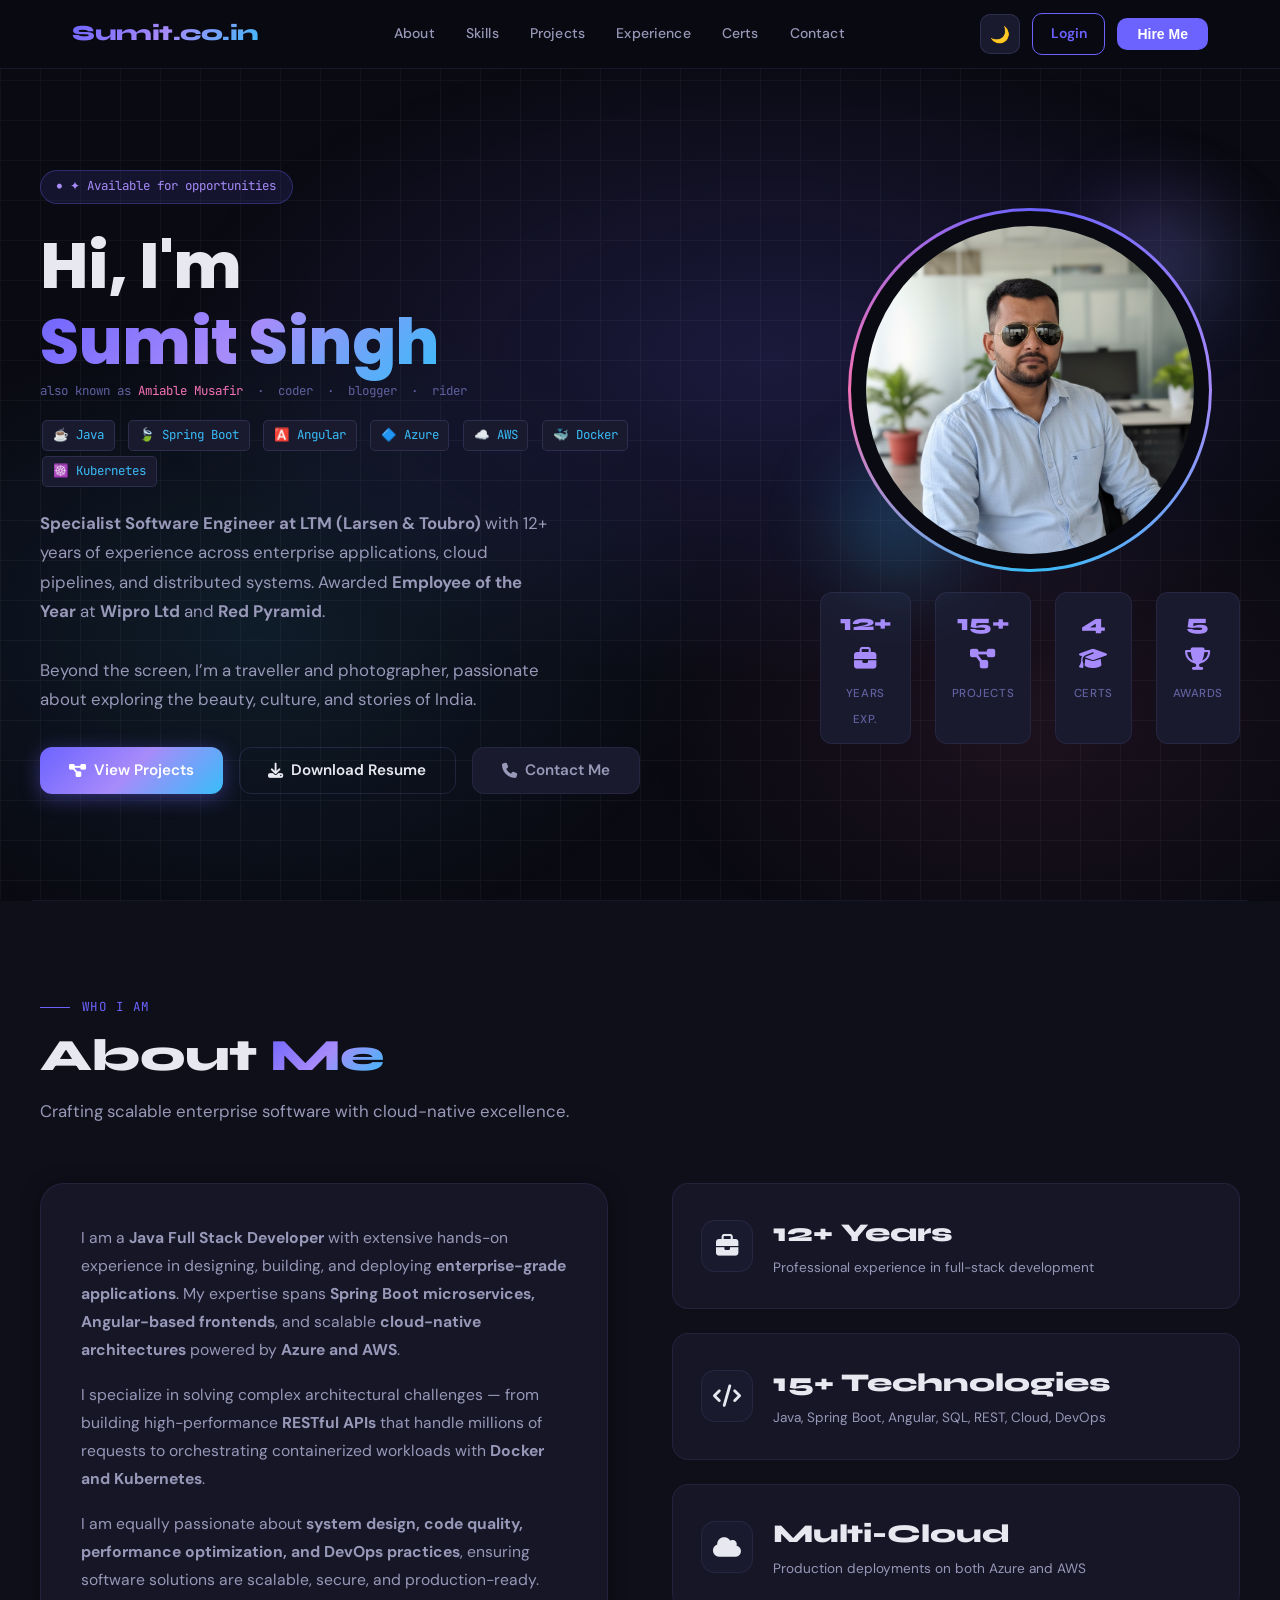
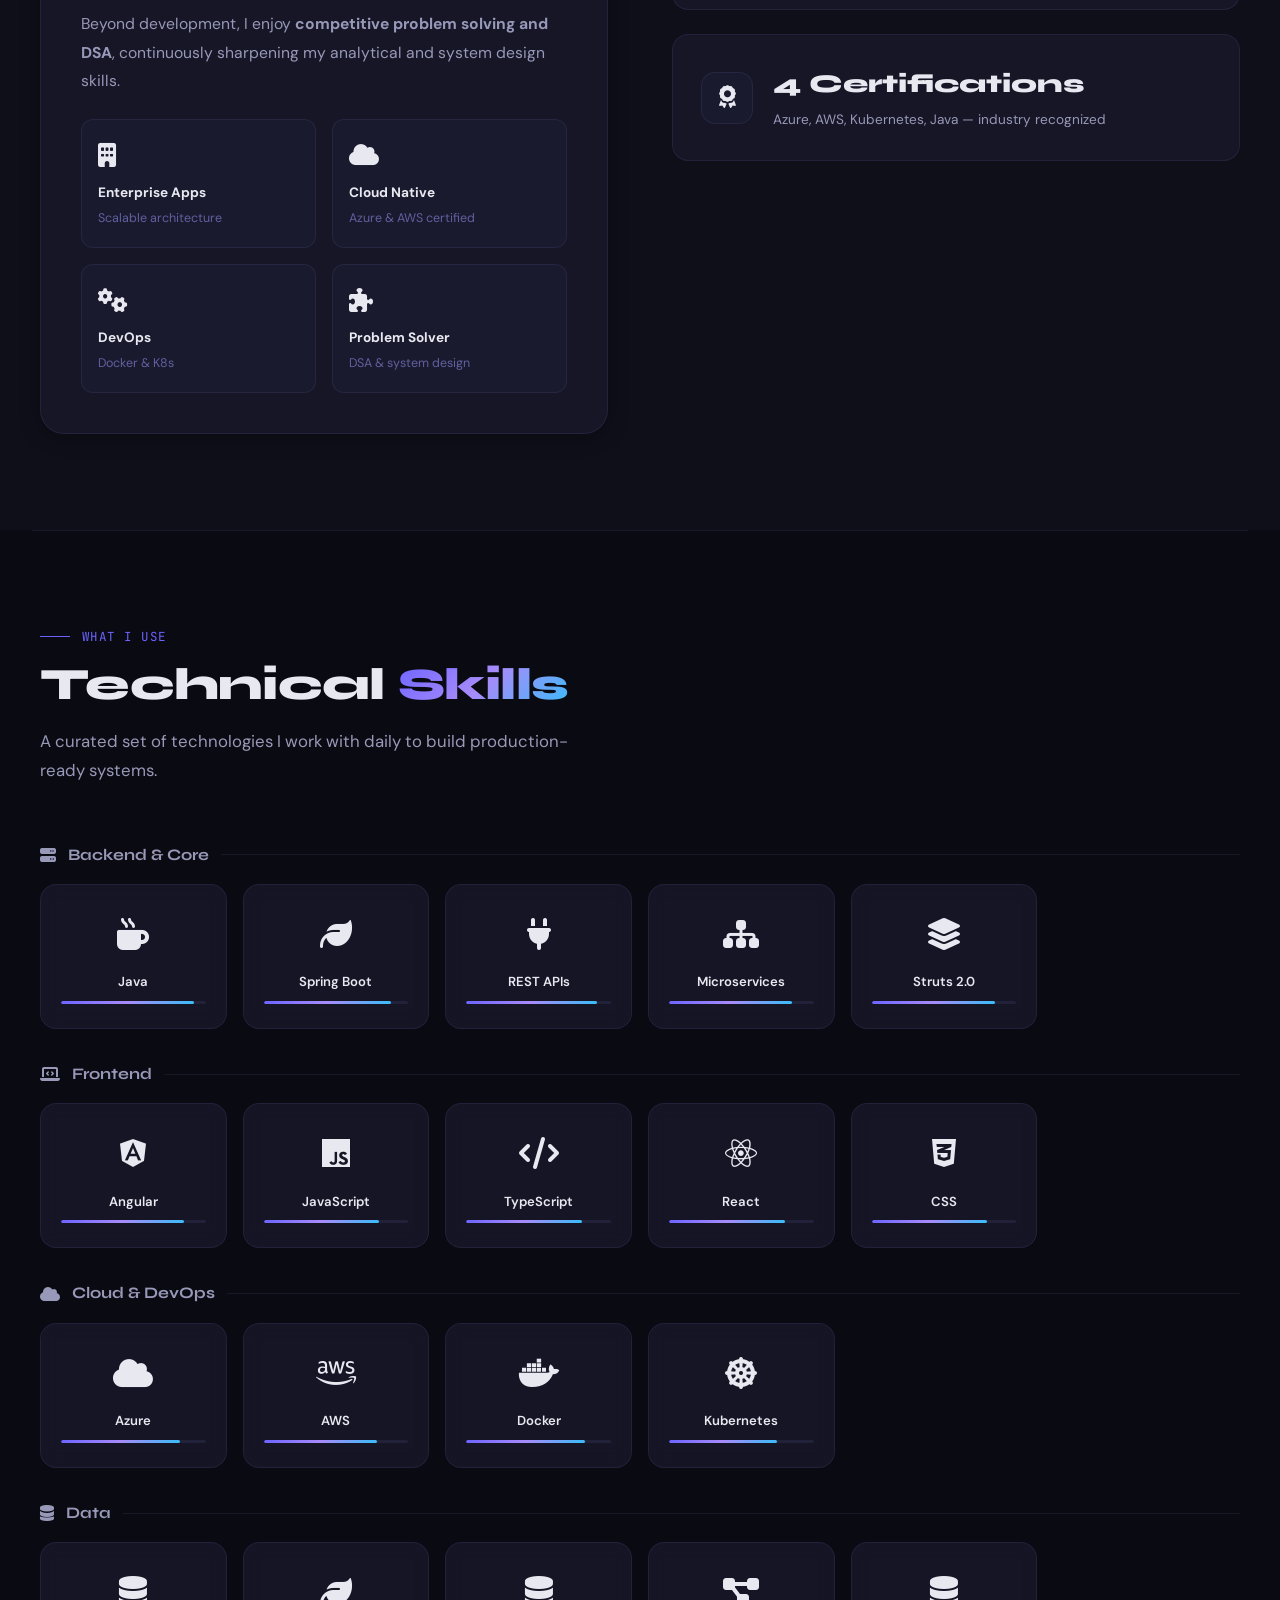
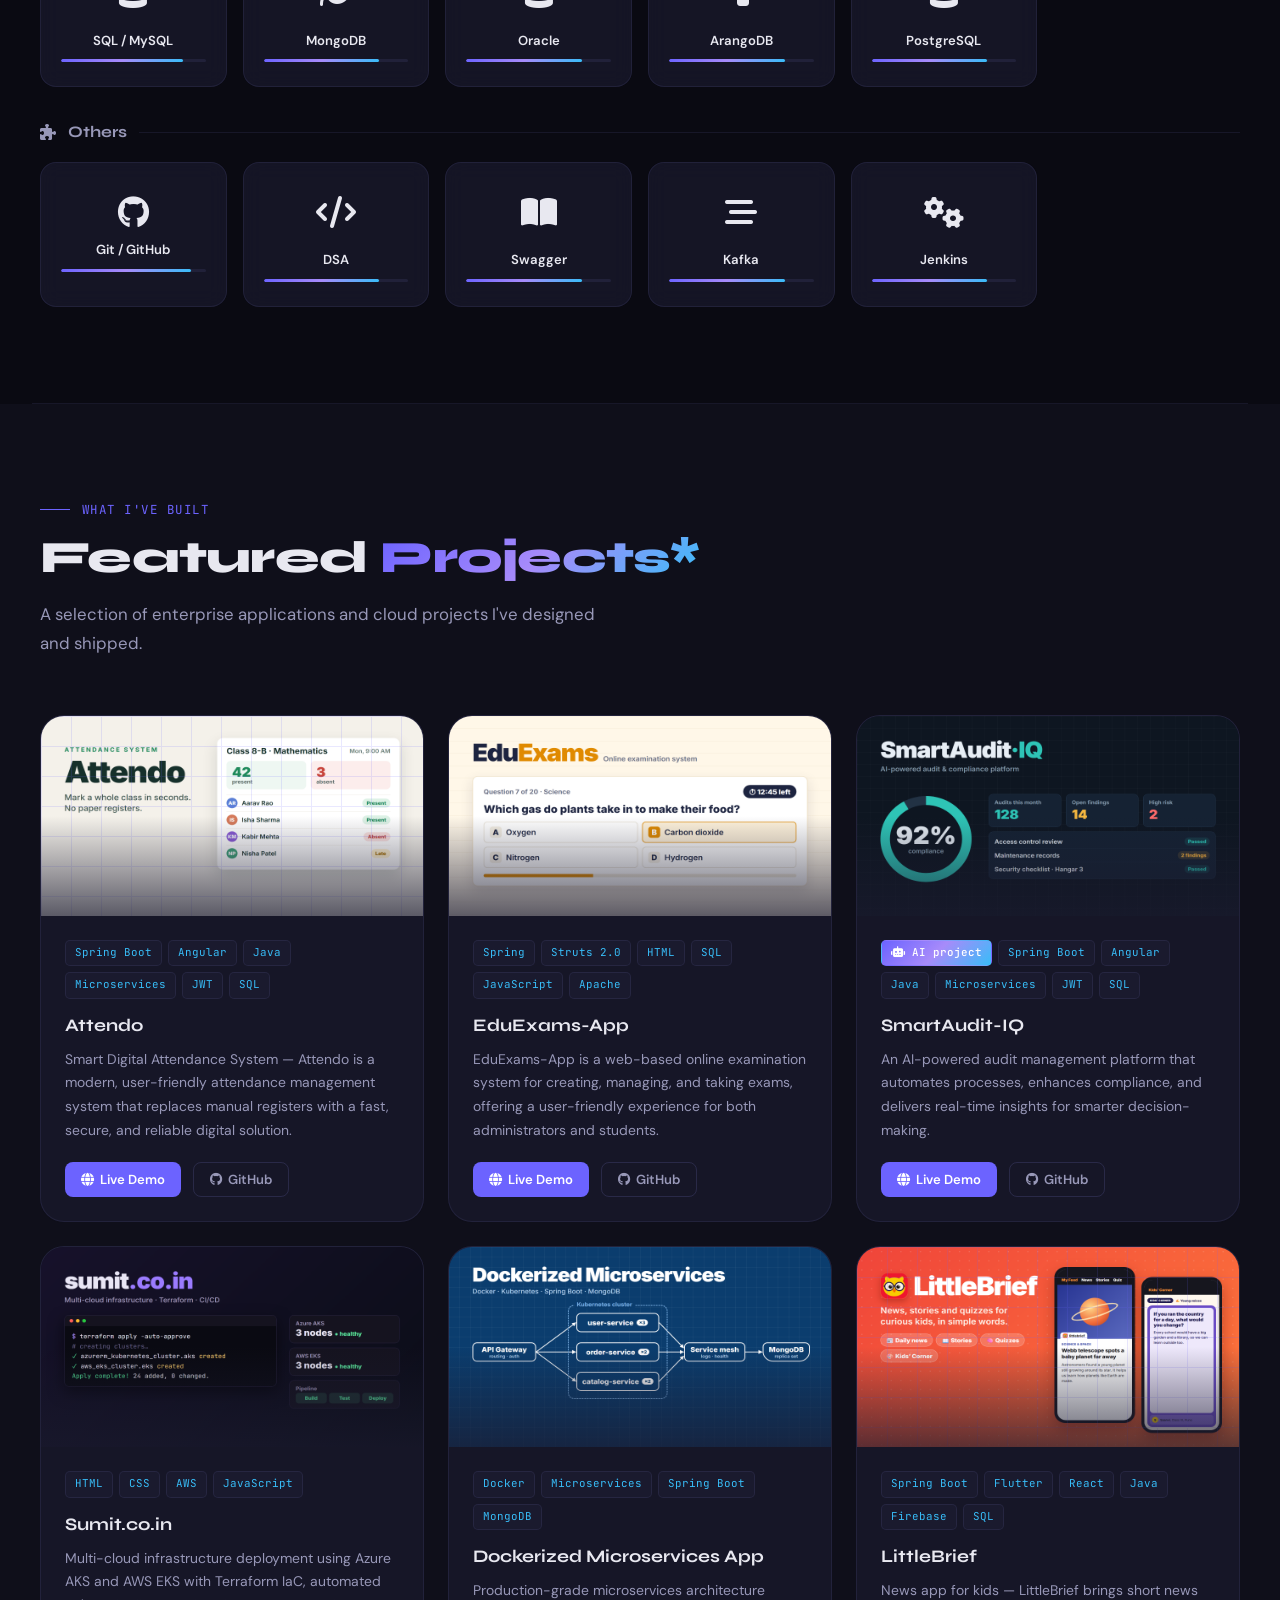
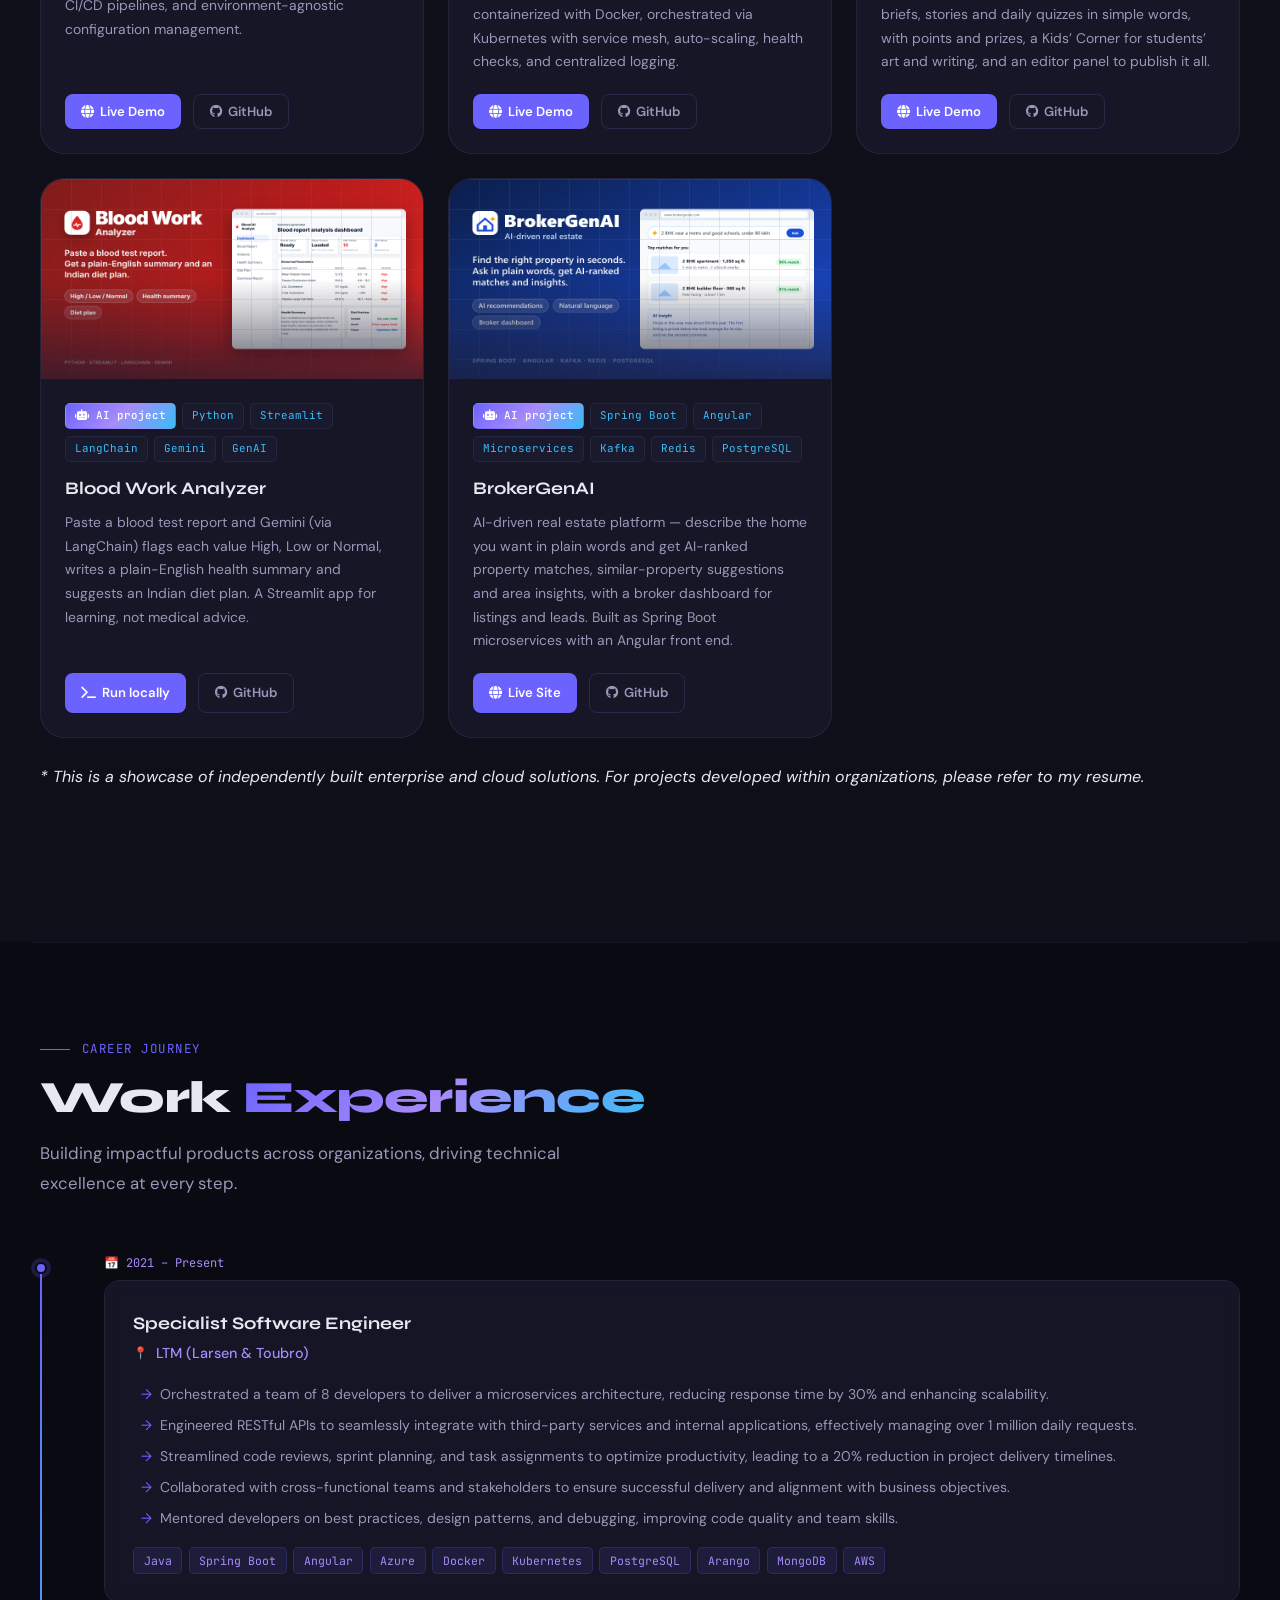
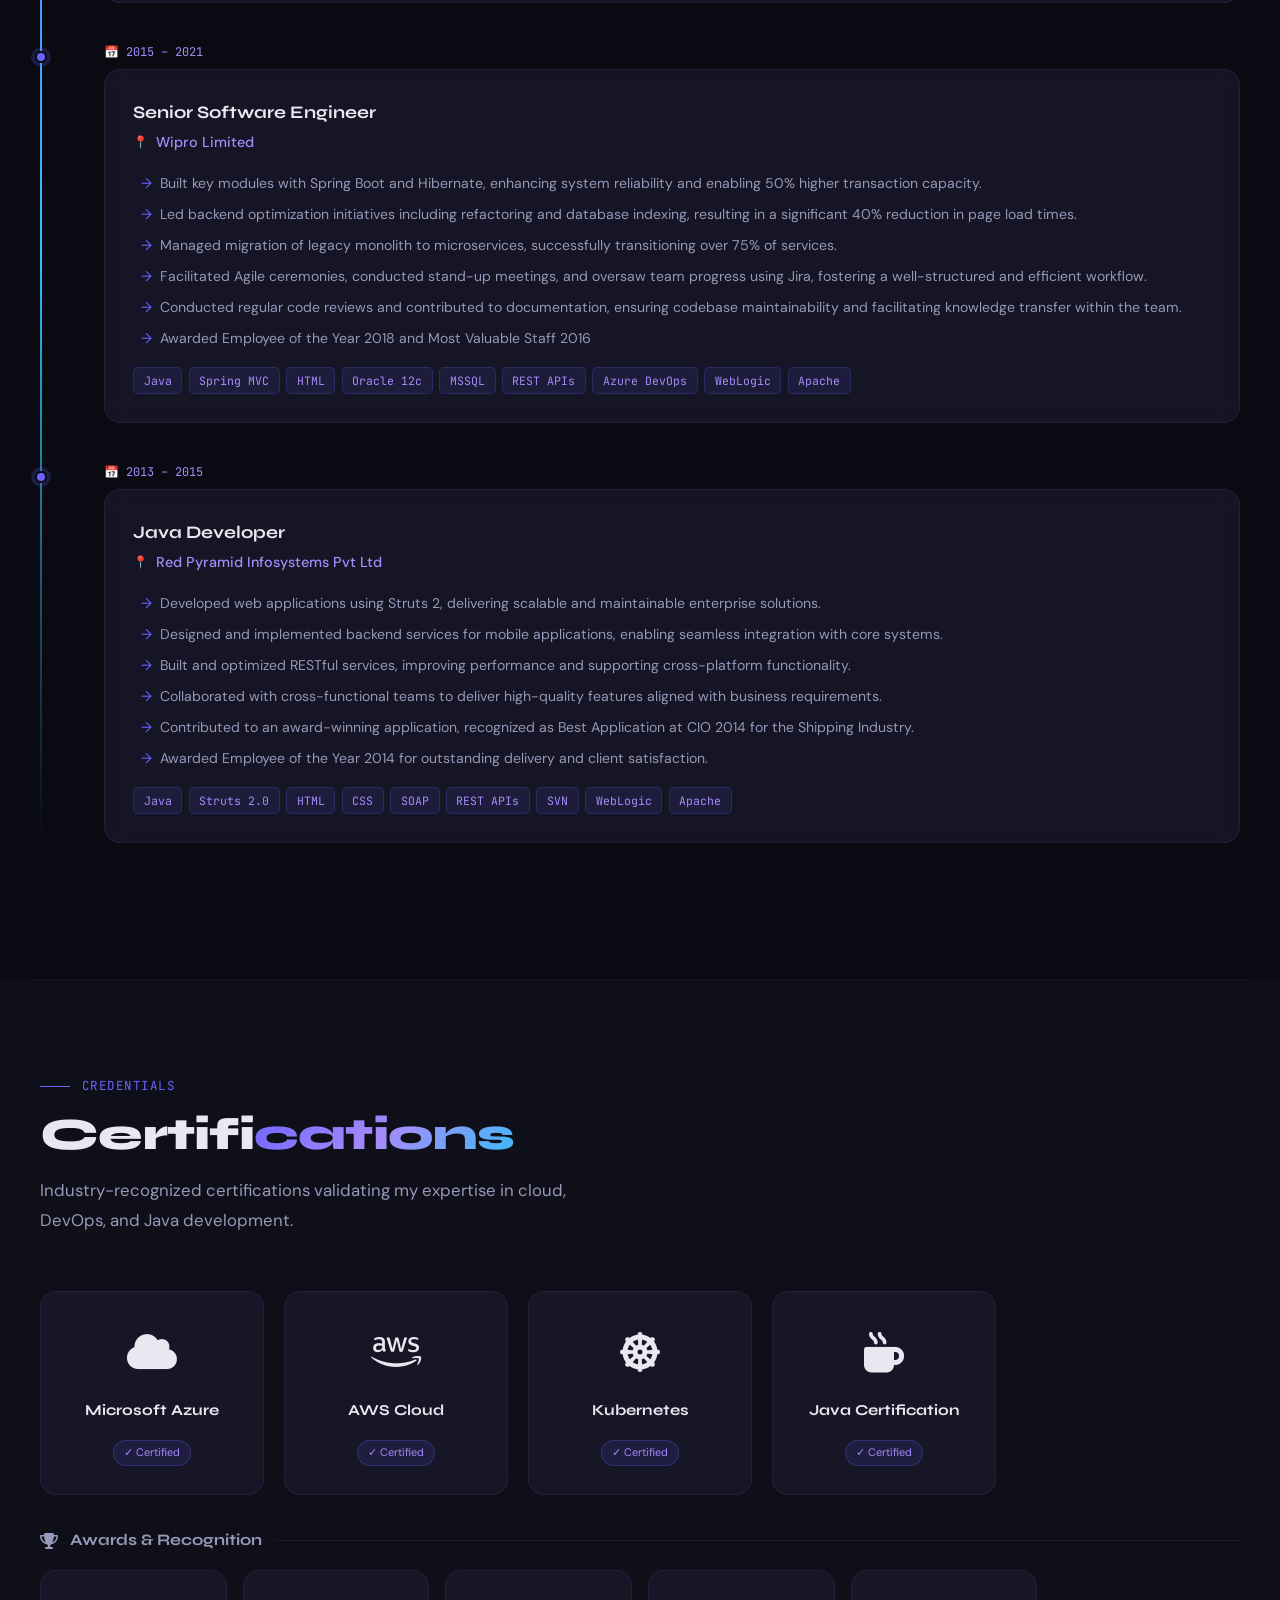
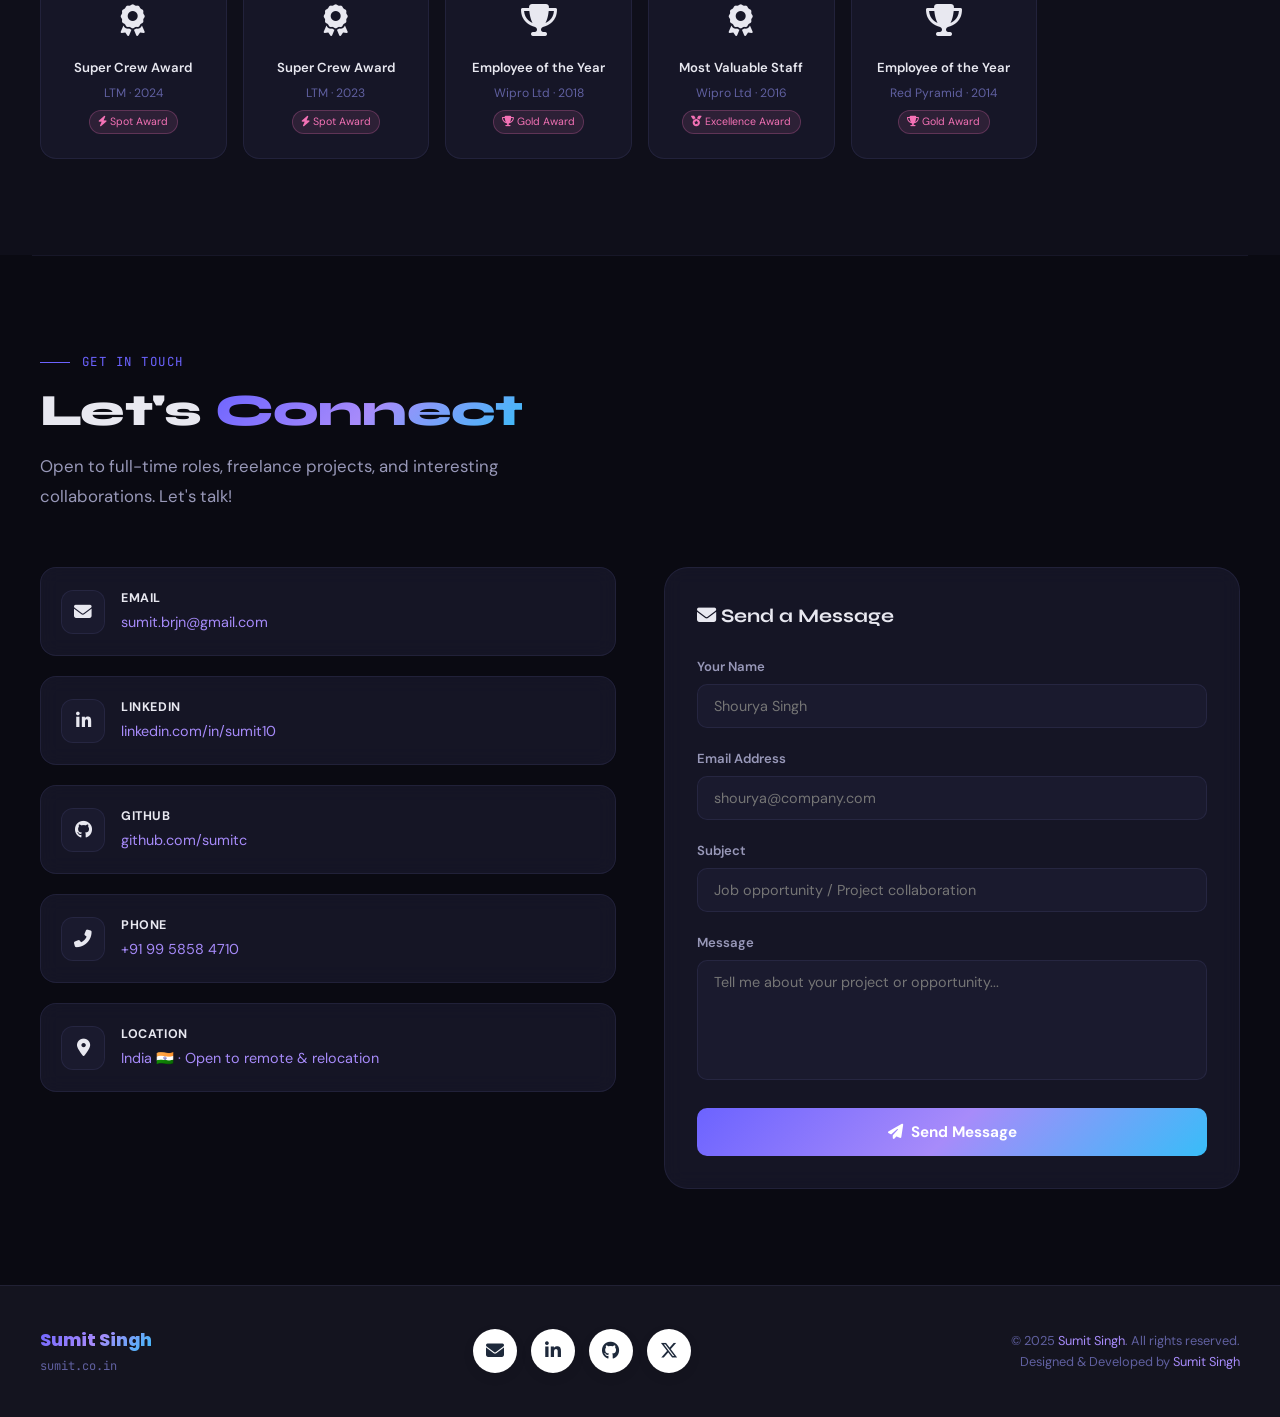
<file: index.html>
<!-- index.html for sumit.co.in -->
<!DOCTYPE html>
<html lang="en" data-theme="dark">
<head>
  <meta charset="UTF-8" />
  <meta name="viewport" content="width=device-width, initial-scale=1.0" />
  <title>Sumit Singh | Java Full Stack Developer | sumit.co.in</title>
  <meta name="description" content="Sumit Singh – Java Full Stack Developer specializing in Angular, Spring Boot, Azure, AWS, Docker & Kubernetes. Building scalable enterprise applications and cloud solutions." />
  <meta name="keywords" content="Sumit Singh, Java Developer, Full Stack Developer, Angular, Spring Boot, Azure, AWS, Docker, Kubernetes, Portfolio" />
  <meta name="author" content="Sumit Singh" />
  <meta name="google-site-verification" content="Y5VERTPvkJbDqhlLZXg8mj46iDWhJQrkfy8O5ZAQQiw" />
  <meta property="og:title" content="Sumit Singh | Java Full Stack Developer" />
  <meta property="og:description" content="Passionate software developer building scalable enterprise applications, cloud solutions, and modern web interfaces." />
  <meta property="og:url" content="https://sumit.co.in" />
  <link rel="canonical" href="https://sumit.co.in" />
  <link rel="icon" href="/favicon.ico" sizes="any" />
  <link rel="icon" href="/logo/sumit-logo-on-light.svg" type="image/svg+xml" />
  <link rel="apple-touch-icon" href="/logo/sumit-logo-on-light-180.png" />
  <link rel="manifest" href="/site.webmanifest" />
  <meta name="theme-color" content="#0a0a12" />
  <meta property="og:image" content="https://sumit.co.in/logo/sumit-logo-on-light-512.png" />
  <link rel="preconnect" href="https://fonts.googleapis.com" />
  <link rel="preconnect" href="https://fonts.gstatic.com" crossorigin />
  <link href="https://fonts.googleapis.com/css2?family=Syne:wght@400;500;600;700;800&family=DM+Sans:ital,opsz,wght@0,9..40,300;0,9..40,400;0,9..40,500;1,9..40,300&family=JetBrains+Mono:wght@400;500&display=swap" rel="stylesheet" />
  <link href="https://fonts.googleapis.com/css2?family=Poppins:wght@700;800&display=swap" rel="stylesheet">
  <link rel="stylesheet"
href="https://cdnjs.cloudflare.com/ajax/libs/font-awesome/6.5.1/css/all.min.css">
  <style>
    :root {
      --bg: #0a0a12;
      --bg2: #0f0f1a;
      --bg3: #14141f;
      --surface: #1a1a2e;
      --surface2: #1e1e35;
      --border: rgba(120,120,200,0.12);
      --border2: rgba(120,120,200,0.2);
      --text: #e8e8f0;
      --text2: #9898b8;
      --text3: #6060a0;
      --accent: #6c63ff;
      --accent2: #a78bfa;
      --accent3: #38bdf8;
      --accent4: #f472b6;
      --grad1: linear-gradient(135deg, #6c63ff 0%, #a78bfa 50%, #38bdf8 100%);
      --grad2: linear-gradient(135deg, #1a1a35 0%, #0f0f22 100%);
      --card-bg: rgba(26,26,46,0.7);
      --nav-bg: rgba(10,10,18,0.85);
      --shadow: 0 8px 40px rgba(108,99,255,0.15);
      --shadow2: 0 2px 20px rgba(0,0,0,0.4);
      --radius: 16px;
      --radius2: 24px;
      --transition: 0.3s cubic-bezier(0.4,0,0.2,1);
    }
    [data-theme="light"] {
      --bg: #f4f4fb;
      --bg2: #eeeef8;
      --bg3: #e8e8f4;
      --surface: #ffffff;
      --surface2: #f8f8ff;
      --border: rgba(108,99,255,0.12);
      --border2: rgba(108,99,255,0.25);
      --text: #1a1a2e;
      --text2: #4a4a6a;
      --text3: #8888aa;
      --card-bg: rgba(255,255,255,0.9);
      --nav-bg: rgba(244,244,251,0.9);
      --shadow: 0 8px 40px rgba(108,99,255,0.12);
      --shadow2: 0 2px 20px rgba(0,0,0,0.08);
    }
    *, *::before, *::after { box-sizing: border-box; margin: 0; padding: 0; }
    html { scroll-behavior: smooth; font-size: 16px; }
    body {
      font-family: 'DM Sans', sans-serif;
      background: var(--bg);
      color: var(--text);
      line-height: 1.65;
      overflow-x: hidden;
      transition: background var(--transition), color var(--transition);
    }
    ::selection { background: var(--accent); color: #fff; }
    img { max-width: 100%; display: block; }
    a { text-decoration: none; color: inherit; }

    /* ─── Noise overlay ─── */
    body::before {
      content: '';
      position: fixed; inset: 0; z-index: 0; pointer-events: none;
      background-img: url("data:image/svg+xml,%3Csvg viewBox='0 0 256 256' xmlns='http://www.w3.org/2000/svg'%3E%3Cfilter id='noise'%3E%3CfeTurbulence type='fractalNoise' baseFrequency='0.9' numOctaves='4' stitchTiles='stitch'/%3E%3C/filter%3E%3Crect width='100%25' height='100%25' filter='url(%23noise)' opacity='0.03'/%3E%3C/svg%3E");
      opacity: 0.4;
    }

    /* ─── NAV ─── */
    nav {
      position: fixed; top: 0; left: 0; right: 0; z-index: 100;
      backdrop-filter: blur(20px) saturate(180%);
      background: var(--nav-bg);
      border-bottom: 1px solid var(--border);
      transition: all var(--transition);
    }
    .nav-inner {
      max-width: 1200px; margin: 0 auto; padding: 0 2rem;
      display: flex; align-items: center; justify-content: space-between;
      height: 68px;
    }
    .nav-logo {
      font-family: 'Syne', sans-serif; font-weight: 800; font-size: 1.35rem;
      background: var(--grad1); -webkit-background-clip: text; -webkit-text-fill-color: transparent;
      letter-spacing: -0.5px;
    }
    .nav-links { display: flex; gap: 0.25rem; align-items: center; }
    .nav-links a {
      font-size: 0.875rem; font-weight: 500; padding: 0.5rem 0.85rem;
      border-radius: 8px; color: var(--text2); transition: all var(--transition);
      letter-spacing: 0.01em;
    }
    .nav-links a:hover { color: var(--text); background: var(--surface); }
    .nav-right { display: flex; gap: 0.75rem; align-items: center; }
    .theme-btn {
      width: 40px; height: 40px; border-radius: 10px; border: 1px solid var(--border2);
      background: var(--surface); color: var(--text2); cursor: pointer;
      display: flex; align-items: center; justify-content: center;
      font-size: 1rem; transition: all var(--transition);
    }
    .theme-btn:hover { color: var(--accent); border-color: var(--accent); }
    .nav-cta {
      padding: 0.5rem 1.25rem; border-radius: 10px; font-size: 0.875rem; font-weight: 600;
      background: var(--accent); color: #fff; transition: all var(--transition);
      border: none; cursor: pointer;
    }
    .nav-cta:hover { background: var(--accent2); transform: translateY(-1px); box-shadow: 0 4px 20px rgba(108,99,255,0.4); }
    /* Login: opens the LittleBrief editor at /littlebrief/ */
    .nav-login {
      display: inline-flex; align-items: center; gap: 0.4rem;
      padding: 0.5rem 1.1rem; border-radius: 10px; font-size: 0.875rem; font-weight: 600;
      color: var(--accent); border: 1px solid var(--accent); background: transparent;
      text-decoration: none; transition: all var(--transition); white-space: nowrap;
    }
    .nav-login:hover { background: var(--accent); color: #fff; transform: translateY(-1px); }
    .hamburger { display: none; flex-direction: column; gap: 5px; cursor: pointer; padding: 5px; }
    .hamburger span { display: block; width: 22px; height: 2px; background: var(--text2); border-radius: 2px; transition: all var(--transition); }

    /* ─── HERO ─── */
    #hero {
      min-height: 100vh; display: flex; align-items: center;
      position: relative; overflow: hidden; padding: 8rem 2rem 4rem;
    }
    .hero-bg {
      position: absolute; inset: 0; z-index: 0;
      background: radial-gradient(ellipse 80% 60% at 60% 40%, rgba(108,99,255,0.18) 0%, transparent 60%),
                  radial-gradient(ellipse 60% 60% at 20% 70%, rgba(56,189,248,0.1) 0%, transparent 60%),
                  radial-gradient(ellipse 50% 50% at 80% 80%, rgba(244,114,182,0.08) 0%, transparent 60%);
    }
    .hero-grid {
      position: absolute; inset: 0; z-index: 0; opacity: 0.04;
      background-image: linear-gradient(var(--text) 1px, transparent 1px),
                        linear-gradient(90deg, var(--text) 1px, transparent 1px);
      background-size: 40px 40px;
    }
    .hero-inner {
      max-width: 1200px; margin: 0 auto; width: 100%; position: relative; z-index: 1;
      display: grid; grid-template-columns: 1fr 420px; gap: 4rem; align-items: center;
    }
    .hero-badge {
      display: inline-flex; align-items: center; gap: 0.5rem;
      padding: 0.35rem 1rem; border-radius: 50px;
      background: rgba(108,99,255,0.12); border: 1px solid rgba(108,99,255,0.3);
      font-family: 'JetBrains Mono', monospace; font-size: 0.78rem; color: var(--accent2);
      margin-bottom: 1.5rem; animation: fadeUp 0.8s ease both;
    }
    .hero-badge::before { content: '●'; font-size: 0.5rem; animation: pulse 2s infinite; }
	.hero-aka{font-family:'JetBrains Mono',monospace;font-size:0.78rem;color:var(--text3);margin-bottom:1rem;animation:fadeUp 0.8s 0.15s ease both}
    .hero-aka .aka-hl{color:var(--accent4)}
   
    @keyframes pulse { 0%,100%{opacity:1} 50%{opacity:0.3} }
    .hero-title {
	  font-family: 'Poppins', Arial, sans-serif;
	  font-weight: 800;
	  font-size: clamp(2.5rem, 5vw, 4rem);
	  line-height: 1.2;
	  letter-spacing: -0.5px;
	}
    .hero-title .name { background: var(--grad1); -webkit-background-clip: text; -webkit-text-fill-color: transparent; }
    .hero-subtitle {
      font-family: 'JetBrains Mono', monospace; font-size: 0.9rem;
      color: var(--text2); margin-bottom: 1.25rem; line-height: 1.8;
      animation: fadeUp 0.8s 0.2s ease both;
    }
    .hero-subtitle .tag {
      display: inline-block; padding: 0.2rem 0.6rem; border-radius: 5px;
      background: var(--surface); border: 1px solid var(--border2);
      margin: 0.15rem; font-size: 0.78rem; color: var(--accent3);
      transition: all var(--transition);
    }
    .hero-subtitle .tag:hover { background: var(--accent); color: #fff; border-color: var(--accent); transform: translateY(-2px); }
    .hero-intro {
      font-size: 1.05rem; color: var(--text2); max-width: 520px;
      margin-bottom: 2rem; line-height: 1.75;
      animation: fadeUp 0.8s 0.3s ease both;
    }
    .hero-btns {
      display: flex; flex-wrap: wrap; gap: 1rem;
      animation: fadeUp 0.8s 0.4s ease both;
    }
    .btn {
      display: inline-flex; align-items: center; gap: 0.5rem;
      padding: 0.8rem 1.8rem; border-radius: 12px; font-size: 0.95rem;
      font-weight: 600; cursor: pointer; transition: all var(--transition);
      border: none; font-family: 'DM Sans', sans-serif;
    }
    .btn-primary {
      background: var(--grad1); color: #fff;
      box-shadow: 0 4px 20px rgba(108,99,255,0.4);
    }
    .btn-primary:hover { transform: translateY(-2px); box-shadow: 0 8px 30px rgba(108,99,255,0.5); }
    .btn-outline {
      background: transparent; color: var(--text);
      border: 1.5px solid var(--border2);
    }
    .btn-outline:hover { border-color: var(--accent); color: var(--accent); transform: translateY(-2px); }
    .btn-ghost {
      background: var(--surface); color: var(--text2);
      border: 1px solid var(--border);
    }
    .btn-ghost:hover { background: var(--surface2); color: var(--accent3); }

    /* Hero avatar */
    .hero-visual { animation: fadeUp 0.8s 0.5s ease both; }
    .avatar-wrap {
      position: relative; width: 340px; height: 340px; margin: 0 auto;
    }
    .avatar-ring {
      position: absolute; inset: -12px; border-radius: 50%;
      background: conic-gradient(var(--accent), var(--accent2), var(--accent3), var(--accent4), var(--accent));
      animation: spin 8s linear infinite;
    }
    .avatar-ring::before {
      content: ''; position: absolute; inset: 3px; border-radius: 50%; background: var(--bg);
    }
    @keyframes spin { to { transform: rotate(360deg); } }
    .avatar-img {
      position: absolute; inset: 6px; border-radius: 50%;
      background: var(--surface);
      display: flex; align-items: center; justify-content: center;
      overflow: hidden; z-index: 1;
      font-size: 6rem;
    }
    .avatar-blob {
      position: absolute; width: 120px; height: 120px; border-radius: 50%;
      background: var(--grad1); opacity: 0.25; filter: blur(40px);
      animation: float 4s ease-in-out infinite;
    }
    .avatar-blob:nth-child(1) { top: -20px; right: -20px; }
    .avatar-blob:nth-child(2) { bottom: -20px; left: -20px; animation-delay: -2s; background: var(--accent3); }
    @keyframes float { 0%,100%{transform:translateY(0)} 50%{transform:translateY(-12px)} }
    .hero-stats {
      display: flex; gap: 1.5rem; margin-top: 2rem; justify-content: center;
    }
    .hero-stat {
      text-align: center; padding: 0.75rem 1rem; border-radius: 12px;
      background: var(--surface); border: 1px solid var(--border);
    }
    .hero-stat strong { display: block; font-family: 'Syne', sans-serif; font-size: 1.4rem; font-weight: 800; color: var(--accent2); }
    .hero-stat span { font-size: 0.72rem; color: var(--text3); font-weight: 500; text-transform: uppercase; letter-spacing: 0.05em; }
    @keyframes fadeUp { from{opacity:0;transform:translateY(24px)} to{opacity:1;transform:translateY(0)} }

    /* ─── SECTIONS ─── */
    section { padding: 6rem 2rem; position: relative; z-index: 1; }
    .section-inner { max-width: 1200px; margin: 0 auto; }
    .section-label {
      font-family: 'JetBrains Mono', monospace; font-size: 0.78rem;
      color: var(--accent); text-transform: uppercase; letter-spacing: 0.12em;
      margin-bottom: 0.75rem; display: flex; align-items: center; gap: 0.75rem;
    }
    .section-label::before { content:''; flex:0 0 30px; height:1px; background:var(--accent); }
    .section-title {
      font-family: 'Syne', sans-serif; font-weight: 800;
      font-size: clamp(1.8rem, 3.5vw, 2.8rem); letter-spacing: -0.75px;
      margin-bottom: 1rem; line-height: 1.15;
    }
    .section-title .hl { background: var(--grad1); -webkit-background-clip: text; -webkit-text-fill-color: transparent; }
    .section-desc { color: var(--text2); font-size: 1.05rem; max-width: 560px; line-height: 1.75; }
    .section-header { margin-bottom: 3.5rem; }
    .divider {
      height: 1px; background: var(--border);
      margin: 0 2rem; position: relative; z-index: 1;
    }

    /* ─── ABOUT ─── */
    #about { background: var(--bg2); }
    .about-grid {
      display: grid; grid-template-columns: 1fr 1fr; gap: 4rem; align-items: start;
    }
    .about-card {
      background: var(--card-bg); border: 1px solid var(--border);
      border-radius: var(--radius2); padding: 2.5rem;
      backdrop-filter: blur(10px); box-shadow: var(--shadow2);
    }
    .about-text p { color: var(--text2); margin-bottom: 1rem; font-size: 0.98rem; line-height: 1.8; }
    .about-highlights { display: grid; grid-template-columns: 1fr 1fr; gap: 1rem; margin-top: 1.5rem; }
    .highlight-item {
      padding: 1rem; border-radius: 12px; background: var(--surface);
      border: 1px solid var(--border); transition: all var(--transition);
    }
    .highlight-item:hover { border-color: var(--accent); transform: translateY(-2px); }
    .highlight-item .icon { font-size: 1.5rem; margin-bottom: 0.4rem; }
    .highlight-item strong { display: block; font-size: 0.85rem; font-weight: 700; color: var(--text); }
    .highlight-item span { font-size: 0.78rem; color: var(--text3); }
    .about-metrics { display: flex; flex-direction: column; gap: 1.5rem; }
    .metric-card {
      background: var(--card-bg); border: 1px solid var(--border);
      border-radius: var(--radius); padding: 1.75rem;
      backdrop-filter: blur(10px);
      display: flex; gap: 1.25rem; align-items: center;
      transition: all var(--transition);
    }
    .metric-card:hover { border-color: var(--accent2); transform: translateX(4px); }
    .metric-icon {
      width: 52px; height: 52px; border-radius: 14px; flex-shrink: 0;
      display: flex; align-items: center; justify-content: center;
      font-size: 1.4rem; background: var(--surface); border: 1px solid var(--border);
    }
    .metric-info strong { display: block; font-family: 'Syne', sans-serif; font-size: 1.6rem; font-weight: 800; color: var(--text); }
    .metric-info span { font-size: 0.85rem; color: var(--text2); }

    /* ─── SKILLS ─── */
    #skills {}
    .skills-grid { display: grid; grid-template-columns: repeat(auto-fill, minmax(160px, 1fr)); gap: 1rem; }
    .skill-card {
      background: var(--card-bg); border: 1px solid var(--border);
      border-radius: var(--radius); padding: 1.5rem 1.25rem;
      text-align: center; backdrop-filter: blur(10px);
      transition: all var(--transition); cursor: default;
      position: relative; overflow: hidden;
    }
    .skill-card::before {
      content: ''; position: absolute; inset: 0;
      background: var(--grad1); opacity: 0; transition: opacity var(--transition);
    }
    .skill-card:hover { transform: translateY(-4px) scale(1.02); border-color: var(--accent); box-shadow: var(--shadow); }
    .skill-card:hover::before { opacity: 0.06; }
    .skill-card:hover .skill-icon { transform: scale(1.15) rotate(-5deg); }
    .skill-icon { font-size: 2rem; margin-bottom: 0.6rem; display: block; transition: transform var(--transition); position: relative; z-index: 1; }
    .skill-name { font-size: 0.82rem; font-weight: 600; color: var(--text); position: relative; z-index: 1; }
    .skill-level {
      margin-top: 0.5rem; height: 3px; background: var(--border);
      border-radius: 3px; overflow: hidden; position: relative; z-index: 1;
    }
    .skill-level-bar {
      height: 100%; border-radius: 3px; background: var(--grad1);
      transform: scaleX(0); transform-origin: left;
      transition: transform 1s cubic-bezier(0.4,0,0.2,1) 0.2s;
    }
    .skill-card.visible .skill-level-bar { transform: scaleX(1); }
    .skill-cat-title {
      font-family: 'Syne', sans-serif; font-weight: 700; font-size: 1rem;
      color: var(--text2); margin: 2rem 0 1rem;
      display: flex; align-items: center; gap: 0.75rem;
    }
    .skill-cat-title::after { content:''; flex:1; height:1px; background: var(--border); }

    /* ─── PROJECTS ─── */
    #projects { background: var(--bg2); }
    .projects-grid { display: grid; grid-template-columns: repeat(auto-fill, minmax(340px, 1fr)); gap: 1.5rem; }
    .project-card {
      background: var(--card-bg); border: 1px solid var(--border);
      border-radius: var(--radius2); overflow: hidden;
      backdrop-filter: blur(10px); transition: all var(--transition);
      display: flex; flex-direction: column;
    }
    .project-card:hover { transform: translateY(-6px); border-color: var(--accent2); box-shadow: 0 20px 60px rgba(108,99,255,0.2); }
    .project-img {
      height: 200px; background: var(--surface);
      display: flex; align-items: center; justify-content: center;
      font-size: 4rem; position: relative; overflow: hidden;
    }
    .project-img::after {
      content: ''; position: absolute; inset: 0;
      background: linear-gradient(to bottom, transparent 50%, var(--card-bg) 100%);
    }
    .project-img-bg {
      position: absolute; inset: 0; opacity: 0.15;
      background-size: 30px 30px;
      background-image: linear-gradient(var(--accent) 1px, transparent 1px),
                        linear-gradient(90deg, var(--accent) 1px, transparent 1px);
    }
    .project-body { padding: 1.5rem; flex: 1; display: flex; flex-direction: column; }
    .project-tags { display: flex; flex-wrap: wrap; gap: 0.4rem; margin-bottom: 0.75rem; }
    .project-tag.ai-tag { color: #fff; background: var(--grad1); border-color: transparent; font-weight: 500; }
    .project-tag {
      font-family: 'JetBrains Mono', monospace; font-size: 0.68rem;
      padding: 0.2rem 0.55rem; border-radius: 5px;
      background: var(--surface); border: 1px solid var(--border);
      color: var(--accent3);
    }
    .project-title { font-family: 'Syne', sans-serif; font-weight: 700; font-size: 1.1rem; margin-bottom: 0.5rem; }
    .project-desc { color: var(--text2); font-size: 0.87rem; line-height: 1.7; flex: 1; margin-bottom: 1.25rem; }
    .project-actions { display: flex; gap: 0.75rem; }
    .project-btn {
      display: inline-flex; align-items: center; gap: 0.35rem;
      padding: 0.5rem 1rem; border-radius: 8px; font-size: 0.82rem; font-weight: 600;
      cursor: pointer; transition: all var(--transition); border: none;
      font-family: 'DM Sans', sans-serif;
    }
    .project-btn-primary { background: var(--accent); color: #fff; }
    .project-btn-primary:hover { background: var(--accent2); transform: translateY(-1px); }
    .project-btn-outline { background: transparent; color: var(--text2); border: 1px solid var(--border2); }
    .project-btn-outline:hover { color: var(--text); border-color: var(--text2); }

    /* ─── EXPERIENCE ─── */
    #experience {}
    .timeline { position: relative; padding-left: 2rem; }
    .timeline::before {
      content: ''; position: absolute; left: 0; top: 8px; bottom: 0;
      width: 2px; background: linear-gradient(to bottom, var(--accent), var(--accent3), transparent);
    }
    .timeline-item {
      position: relative; margin-bottom: 2.5rem;
      padding-left: 2rem;
    }
    .timeline-item::before {
      content: ''; position: absolute; left: -2rem; top: 8px;
      width: 12px; height: 12px; border-radius: 50%;
      background: var(--accent); border: 2px solid var(--bg);
      box-shadow: 0 0 0 4px rgba(108,99,255,0.2);
      transform: translateX(-5px);
    }
    .timeline-date {
      font-family: 'JetBrains Mono', monospace; font-size: 0.75rem;
      color: var(--accent2); margin-bottom: 0.4rem;
    }
    .timeline-card {
      background: var(--card-bg); border: 1px solid var(--border);
      border-radius: var(--radius); padding: 1.75rem;
      backdrop-filter: blur(10px); transition: all var(--transition);
    }
    .timeline-card:hover { border-color: var(--accent); box-shadow: var(--shadow); }
    .timeline-role { font-family: 'Syne', sans-serif; font-weight: 700; font-size: 1.1rem; margin-bottom: 0.25rem; }
    .timeline-company {
      font-size: 0.9rem; color: var(--accent2); font-weight: 500; margin-bottom: 1rem;
      display: flex; align-items: center; gap: 0.5rem;
    }
    .timeline-company::before { content: '📍'; font-size: 0.75rem; }
    .timeline-desc { color: var(--text2); font-size: 0.88rem; line-height: 1.75; }
    .timeline-desc li { margin-bottom: 0.4rem; padding-left: 0.5rem; list-style: none; position: relative; }
    .timeline-desc li::before { content: '→'; color: var(--accent); margin-right: 0.5rem; }
    .timeline-chips { display: flex; flex-wrap: wrap; gap: 0.4rem; margin-top: 1rem; }
    .chip {
      font-size: 0.72rem; padding: 0.2rem 0.6rem; border-radius: 5px;
      background: rgba(108,99,255,0.1); border: 1px solid rgba(108,99,255,0.2);
      color: var(--accent2); font-family: 'JetBrains Mono', monospace;
    }

    /* ─── CERTS ─── */
    #certifications { background: var(--bg2); }
    .certs-grid { display: grid; grid-template-columns: repeat(auto-fill, minmax(220px, 1fr)); gap: 1.25rem; }
    .cert-card {
      background: var(--card-bg); border: 1px solid var(--border);
      border-radius: var(--radius); padding: 1.75rem;
      text-align: center; backdrop-filter: blur(10px);
      transition: all var(--transition); position: relative; overflow: hidden;
    }
    .cert-card::after {
      content: ''; position: absolute; top: 0; left: 0; right: 0; height: 3px;
      background: var(--grad1); transform: scaleX(0); transform-origin: left;
      transition: transform var(--transition);
    }
    .cert-card:hover { transform: translateY(-4px); border-color: var(--accent2); }
    .cert-card:hover::after { transform: scaleX(1); }
    .cert-icon { font-size: 2.5rem; margin-bottom: 0.75rem; }
    .cert-name { font-family: 'Syne', sans-serif; font-weight: 700; font-size: 0.95rem; margin-bottom: 0.3rem; }
    .cert-provider { font-size: 0.78rem; color: var(--text3); font-family: 'JetBrains Mono', monospace; }
    .cert-badge {
      display: inline-block; margin-top: 0.75rem;
      font-size: 0.68rem; padding: 0.2rem 0.6rem; border-radius: 50px;
      background: rgba(108,99,255,0.12); border: 1px solid rgba(108,99,255,0.25);
      color: var(--accent2);
    }

    /* ─── CONTACT ─── */
    #contact {}
    .contact-grid { display: grid; grid-template-columns: 1fr 1fr; gap: 3rem; }
    .contact-info { display: flex; flex-direction: column; gap: 1.25rem; }
    .contact-item {
      display: flex; align-items: center; gap: 1rem;
      padding: 1.25rem; border-radius: var(--radius);
      background: var(--card-bg); border: 1px solid var(--border);
      backdrop-filter: blur(10px); transition: all var(--transition);
    }
    .contact-item:hover { border-color: var(--accent); transform: translateX(4px); }
    .contact-item-icon {
      width: 44px; height: 44px; border-radius: 12px;
      background: var(--surface); border: 1px solid var(--border);
      display: flex; align-items: center; justify-content: center;
      font-size: 1.1rem; flex-shrink: 0;
    }
    .contact-item-text strong { display: block; font-size: 0.78rem; font-weight: 700; color: var(--text); text-transform: uppercase; letter-spacing: 0.05em; }
    .contact-item-text a, .contact-item-text span { font-size: 0.9rem; color: var(--accent2); transition: color var(--transition); }
    .contact-item-text a:hover { color: var(--accent); }
    .contact-form { background: var(--card-bg); border: 1px solid var(--border); border-radius: var(--radius2); padding: 2rem; backdrop-filter: blur(10px); }
    .contact-form h3 { font-family: 'Syne', sans-serif; font-weight: 700; font-size: 1.2rem; margin-bottom: 1.5rem; }
    .form-group { margin-bottom: 1.25rem; }
    .form-group label { display: block; font-size: 0.82rem; font-weight: 600; color: var(--text2); margin-bottom: 0.4rem; }
    .form-group input, .form-group textarea {
      width: 100%; padding: 0.75rem 1rem; border-radius: 10px;
      background: var(--surface); border: 1px solid var(--border);
      color: var(--text); font-family: 'DM Sans', sans-serif; font-size: 0.9rem;
      transition: all var(--transition); outline: none; resize: none;
    }
    .form-group input:focus, .form-group textarea:focus { border-color: var(--accent); box-shadow: 0 0 0 3px rgba(108,99,255,0.12); }
    .form-group textarea { min-height: 120px; }
    .form-submit {
      width: 100%; padding: 0.85rem; border-radius: 10px; border: none;
      background: var(--grad1); color: #fff; font-size: 0.95rem; font-weight: 700;
      cursor: pointer; transition: all var(--transition); font-family: 'DM Sans', sans-serif;
    }
    .form-submit:hover { transform: translateY(-2px); box-shadow: 0 8px 25px rgba(108,99,255,0.5); }

    /* ─── FOOTER ─── */
    footer {
      background: var(--bg3); border-top: 1px solid var(--border);
      padding: 2.5rem 2rem; position: relative; z-index: 1;
    }
    .footer-inner {
      max-width: 1200px; margin: 0 auto;
      display: flex; align-items: center; justify-content: space-between; flex-wrap: gap;
      gap: 1rem;
    }
    .footer-logo { font-family: 'Poppins', Arial, sans-serif; font-weight: 800; font-size: 1.1rem; background: var(--grad1); -webkit-background-clip: text; -webkit-text-fill-color: transparent; }
    .footer-domain { font-family: 'JetBrains Mono', monospace; font-size: 0.75rem; color: var(--text3); margin-top: 0.15rem; }
    .footer-socials {
	  display: flex;
	  gap: 14px;
	}

	.social-btn {
	  width: 44px;
	  height: 44px;
	  border-radius: 50%;
	  background: #ffffff;
	  color: #1e293b;
	  display: flex;
	  align-items: center;
	  justify-content: center;
	  font-size: 18px;
	  text-decoration: none;
	  box-shadow: 0 4px 12px rgba(0,0,0,0.08);
	  transition: all 0.3s ease;
	}
	
    .social-btn:hover { border-color: var(--accent); color: var(--accent); transform: translateY(-2px); }
    .footer-copy { font-size: 0.8rem; color: var(--text3); text-align: right; }
    .footer-copy span { color: var(--accent2); }

    /* ─── SCROLL REVEAL ─── */
    .reveal { opacity: 0; transform: translateY(30px); transition: opacity 0.7s ease, transform 0.7s ease; }
    .reveal.visible { opacity: 1; transform: translateY(0); }
    .reveal-delay-1 { transition-delay: 0.1s; }
    .reveal-delay-2 { transition-delay: 0.2s; }
    .reveal-delay-3 { transition-delay: 0.3s; }
    .reveal-delay-4 { transition-delay: 0.4s; }

    /* ─── BACK TO TOP ─── */
    .back-top {
      position: fixed; bottom: 2rem; right: 2rem; z-index: 99;
      width: 44px; height: 44px; border-radius: 12px;
      background: var(--accent); color: #fff;
      display: flex; align-items: center; justify-content: center;
      font-size: 1.1rem; cursor: pointer; border: none;
      box-shadow: 0 4px 20px rgba(108,99,255,0.4);
      transition: all var(--transition);
      opacity: 0; pointer-events: none;
    }
    .back-top.show { opacity: 1; pointer-events: all; }
    .back-top:hover { transform: translateY(-3px); box-shadow: 0 8px 25px rgba(108,99,255,0.5); }

    /* ─── MOBILE NAV ─── */
    .mobile-nav {
      position: fixed; top: 68px; left: 0; right: 0; z-index: 99;
      background: var(--nav-bg); backdrop-filter: blur(20px);
      border-bottom: 1px solid var(--border);
      padding: 1rem 2rem;
      display: none; flex-direction: column; gap: 0.5rem;
      transform: translateY(-10px); opacity: 0;
      transition: all var(--transition);
    }
    .mobile-nav.open { transform: translateY(0); opacity: 1; }
    .mobile-nav a {
      padding: 0.65rem 1rem; border-radius: 8px; font-size: 0.9rem;
      font-weight: 500; color: var(--text2); transition: all var(--transition);
    }
    .mobile-nav a:hover { background: var(--surface); color: var(--text); }

    /* ─── RESPONSIVE ─── */
    @media (max-width: 1024px) {
      .hero-inner { grid-template-columns: 1fr; gap: 3rem; }
      .hero-visual { order: -1; }
      .avatar-wrap { width: 260px; height: 260px; }
      .hero-title { font-size: clamp(2rem, 6vw, 3rem); }
      .about-grid { grid-template-columns: 1fr; }
      .contact-grid { grid-template-columns: 1fr; }
    }
    @media (max-width: 768px) {
      .nav-links { display: none; }
      .nav-cta { display: none; }
      .hamburger { display: flex; }
      .mobile-nav { display: flex; }
      .hero-btns { gap: 0.75rem; }
      .projects-grid { grid-template-columns: 1fr; }
      .footer-inner { flex-direction: column; align-items: flex-start; }
      .footer-copy { text-align: left; }
      section { padding: 4rem 1.25rem; }
    }
    @media (max-width: 480px) {
      .about-highlights { grid-template-columns: 1fr; }
      .certs-grid { grid-template-columns: 1fr 1fr; }
      .hero-stats { gap: 0.75rem; }
    }
	
	 /* EDUCATION & AWARDS */
    .ea-grid{display:grid;grid-template-columns:1fr 1fr;gap:2rem}
    .ea-card{background:var(--card-bg);border:1px solid var(--border);border-radius:var(--radius2);padding:1.9rem;backdrop-filter:blur(10px)}
    .ea-head{font-family:'Syne',sans-serif;font-weight:700;font-size:0.98rem;margin-bottom:1.4rem;display:flex;align-items:center;gap:0.55rem;color:var(--accent2)}
    .ea-item{padding:0.85rem 0;border-bottom:1px solid var(--border);display:flex;gap:0.9rem;align-items:flex-start}
    .ea-item:last-child{border-bottom:none;padding-bottom:0}
    .ea-icon{width:36px;height:36px;border-radius:10px;background:var(--surface);border:1px solid var(--border);display:flex;align-items:center;justify-content:center;font-size:0.95rem;flex-shrink:0}
    .ea-text strong{display:block;font-size:0.85rem;font-weight:700;color:var(--text);margin-bottom:0.18rem}
    .ea-text span{font-size:0.76rem;color:var(--text3)}
    .ea-yr{font-family:'JetBrains Mono',monospace;font-size:0.72rem;color:var(--accent2);display:block;margin-top:0.15rem}
    .award-badge{display:inline-block;margin-top:0.28rem;font-size:0.66rem;padding:0.16rem 0.52rem;border-radius:50px;background:rgba(244,114,182,0.1);border:1px solid rgba(244,114,182,0.25);color:var(--accent4)}

  </style>
</head>
<body>

<!-- NAV -->
<nav id="navbar">
  <div class="nav-inner">
    <div class="nav-logo">Sumit.co.in</div>
    <div class="nav-links">
      <a href="#about">About</a>
      <a href="#skills">Skills</a>
      <a href="#projects">Projects</a>
      <a href="#experience">Experience</a>
      <a href="#certifications">Certs</a>
      <a href="#contact">Contact</a>
    </div>
    <div class="nav-right">
      <button class="theme-btn" id="themeToggle" title="Toggle theme">🌙</button>
      <a class="nav-login" href="/littlebrief/" title="Sign in to LittleBrief">Login</a>
      <button class="nav-cta" onclick="document.getElementById('contact').scrollIntoView({behavior:'smooth'})">Hire Me</button>
      <div class="hamburger" id="hamburger" onclick="toggleMenu()">
        <span></span><span></span><span></span>
      </div>
    </div>
  </div>
</nav>

<!-- MOBILE NAV -->
<div class="mobile-nav" id="mobileNav">
  <a href="#about" onclick="closeMenu()">About</a>
  <a href="#skills" onclick="closeMenu()">Skills</a>
  <a href="#projects" onclick="closeMenu()">Projects</a>
  <a href="#experience" onclick="closeMenu()">Experience</a>
  <a href="#certifications" onclick="closeMenu()">Certifications</a>
  <a href="#contact" onclick="closeMenu()">Contact</a>
  <a href="/littlebrief/">Login</a>
</div>

<!-- HERO -->
<section id="hero">
  <div class="hero-bg"></div>
  <div class="hero-grid"></div>
  <div class="hero-inner">
    <div class="hero-content">
      <div class="hero-badge">✦ Available for opportunities</div>
      <h1 class="hero-title">Hi, I'm<br><span class="name">Sumit Singh</span></h1>
	  <div class="hero-aka">also known as <span class="aka-hl">Amiable Musafir</span> &nbsp;·&nbsp; coder &nbsp;·&nbsp; blogger &nbsp;·&nbsp; rider</div>
      <div class="hero-subtitle">
		<span class="tag">☕ Java</span>
		<span class="tag">🍃 Spring Boot</span>
		<span class="tag">🅰️ Angular</span>
		<span class="tag">🔷 Azure</span>
		<span class="tag">☁️ AWS</span>
		<span class="tag">🐳 Docker</span>
		<span class="tag">☸️ Kubernetes</span>
      </div>
      <p class="hero-intro"><strong>Specialist Software Engineer at LTM (Larsen & Toubro)</strong> with 12+ years of experience across enterprise applications, cloud pipelines, and distributed systems. Awarded <strong>Employee of the Year</strong> at <strong>Wipro Ltd</strong> and <strong>Red Pyramid</strong>.
	  <br/><br/>
	  Beyond the screen, I’m a traveller and photographer, passionate about exploring the beauty, culture, and stories of India.
	  </p>
      <div class="hero-btns">
        <button class="btn btn-primary" onclick="document.getElementById('projects').scrollIntoView({behavior:'smooth'})">
          <i class="fas fa-diagram-project"></i> View Projects
        </button>
        <button class="btn btn-outline" onclick="alert('Resume download would trigger here.')">
          <i class="fas fa-download"></i> Download Resume
        </button>
        <button class="btn btn-ghost" onclick="document.getElementById('contact').scrollIntoView({behavior:'smooth'})">
          <i class="fas fa-phone"></i> Contact Me
        </button>
      </div>
    </div>
    <div class="hero-visual">
      <div class="avatar-wrap">
        <div class="avatar-blob"></div>
        <div class="avatar-blob"></div>
        <div class="avatar-ring"></div>
        <div class="avatar-img"><img src='img/sumit-pic.jpeg'></div>
      </div>
      <div class="hero-stats">
        <div class="hero-stat">
          <strong>12+ <i class="fas fa-briefcase"></i></strong>
          <span>Years Exp.</span>
        </div>
        <div class="hero-stat">
          <strong>15+ <i class="fas fa-diagram-project"></i></strong>
          <span>Projects</span>
        </div>
        <div class="hero-stat">
          <strong>4 <i class="fas fa-graduation-cap"></i></strong>
          <span>Certs</span>
        </div>
		<div class="hero-stat">
			<strong>5 <i class="fas fa-trophy"></i></strong>
			<span>Awards</span>
		</div>
      </div>
    </div>
  </div>
</section>

<div class="divider"></div>

<!-- ABOUT -->
<section id="about">
  <div class="section-inner">
    <div class="section-header reveal">
      <div class="section-label">Who I am</div>
      <h2 class="section-title">About <span class="hl">Me</span></h2>
      <p class="section-desc">Crafting scalable enterprise software with cloud-native excellence.</p>
    </div>
    <div class="about-grid">
      <div class="about-card reveal">
        <div class="about-text">
          <p>I am a <strong>Java Full Stack Developer</strong> with extensive hands-on experience in designing, building, and deploying <strong>enterprise-grade applications</strong>. My expertise spans <strong>Spring Boot microservices, Angular-based frontends</strong>, and scalable <strong>cloud-native architectures</strong> powered by <strong>Azure and AWS</strong>.</p>
          <p>I specialize in solving complex architectural challenges — from building high-performance <strong>RESTful APIs</strong> that handle millions of requests to orchestrating containerized workloads with <strong>Docker and Kubernetes</strong>.</p>
          <p>I am equally passionate about <strong>system design, code quality, performance optimization, and DevOps practices</strong>, ensuring software solutions are scalable, secure, and production-ready.</p>
		  <p>Beyond development, I enjoy <strong>competitive problem solving and DSA</strong>, continuously sharpening my analytical and system design skills.</p>
		</div>
        <div class="about-highlights">
          <div class="highlight-item">
            <div class="icon"><i class="fas fa-building"></i></div>
            <strong>Enterprise Apps</strong>
            <span>Scalable architecture</span>
          </div>
          <div class="highlight-item">
            <div class="icon"><i class="fas fa-cloud"></i></div>
            <strong>Cloud Native</strong>
            <span>Azure & AWS certified</span>
          </div>
          <div class="highlight-item">
            <div class="icon"> <i class="fas fa-gears"></i></div>
            <strong>DevOps</strong>
            <span>Docker & K8s</span>
          </div>
          <div class="highlight-item">
            <div class="icon"><i class="fas fa-puzzle-piece"></i></div>
            <strong>Problem Solver</strong>
            <span>DSA & system design</span>
          </div>
        </div>
      </div>
      <div class="about-metrics">
        <div class="metric-card reveal reveal-delay-1">
          <div class="metric-icon"><i class="fas fa-briefcase"></i></div>
          <div class="metric-info">
            <strong>12+ Years</strong>
            <span>Professional experience in full-stack development</span>
          </div>
        </div>
        <div class="metric-card reveal reveal-delay-2">
          <div class="metric-icon"><i class="fas fa-code"></i></div>
          <div class="metric-info">
            <strong>15+ Technologies</strong>
            <span>Java, Spring Boot, Angular, SQL, REST, Cloud, DevOps</span>
          </div>
        </div>
        <div class="metric-card reveal reveal-delay-3">
          <div class="metric-icon"><i class="fas fa-cloud"></i></div>
          <div class="metric-info">
            <strong>Multi-Cloud</strong>
            <span>Production deployments on both Azure and AWS</span>
          </div>
        </div>
        <div class="metric-card reveal reveal-delay-4">
          <div class="metric-icon"><i class="fas fa-award"></i></div>
          <div class="metric-info">
            <strong>4 Certifications</strong>
            <span>Azure, AWS, Kubernetes, Java — industry recognized</span>
          </div>
        </div>
      </div>
    </div>
  </div>
</section>

<div class="divider"></div>

<!-- SKILLS -->
<section id="skills">
  <div class="section-inner">
    <div class="section-header reveal">
      <div class="section-label">What I use</div>
      <h2 class="section-title">Technical <span class="hl">Skills</span></h2>
      <p class="section-desc">A curated set of technologies I work with daily to build production-ready systems.</p>
    </div>

    <div class="skill-cat-title reveal"><i class="fas fa-server"></i> Backend & Core</div>
    <div class="skills-grid">
      <div class="skill-card reveal">
        <span class="skill-icon"><i class="fas fa-mug-hot"></i></span>
        <div class="skill-name">Java</div>
        <div class="skill-level"><div class="skill-level-bar" style="width:92%"></div></div>
      </div>
      <div class="skill-card reveal reveal-delay-1">
        <span class="skill-icon"><i class="fas fa-leaf"></i></span>
        <div class="skill-name">Spring Boot</div>
        <div class="skill-level"><div class="skill-level-bar" style="width:88%"></div></div>
      </div>
      <div class="skill-card reveal reveal-delay-2">
        <span class="skill-icon"><i class="fas fa-plug"></i></span>
        <div class="skill-name">REST APIs</div>
        <div class="skill-level"><div class="skill-level-bar" style="width:90%"></div></div>
      </div>
      <div class="skill-card reveal reveal-delay-3">
        <span class="skill-icon"><i class="fas fa-sitemap"></i></span>
        <div class="skill-name">Microservices</div>
        <div class="skill-level"><div class="skill-level-bar" style="width:85%"></div></div>
      </div>
	  <div class="skill-card reveal reveal-delay-3">
        <span class="skill-icon"><i class="fas fa-layer-group"></i></span>
        <div class="skill-name">Struts 2.0</div>
        <div class="skill-level"><div class="skill-level-bar" style="width:85%"></div></div>
      </div>
    </div>

    <div class="skill-cat-title reveal"><i class="fas fa-laptop-code"></i> Frontend</div>
    <div class="skills-grid">
      <div class="skill-card reveal">
        <span class="skill-icon"><i class="fab fa-angular"></i></span>
        <div class="skill-name">Angular</div>
        <div class="skill-level"><div class="skill-level-bar" style="width:85%"></div></div>
      </div>
      <div class="skill-card reveal reveal-delay-1">
        <span class="skill-icon"><i class="fab fa-js"></i></span>
        <div class="skill-name">JavaScript</div>
        <div class="skill-level"><div class="skill-level-bar" style="width:80%"></div></div>
      </div>
      <div class="skill-card reveal reveal-delay-2">
        <span class="skill-icon"><i class="fas fa-code"></i></span>
        <div class="skill-name">TypeScript</div>
        <div class="skill-level"><div class="skill-level-bar" style="width:80%"></div></div>
      </div>
	  <div class="skill-card reveal reveal-delay-2">
        <span class="skill-icon"><i class="fab fa-react"></i></span>
        <div class="skill-name">React</div>
        <div class="skill-level"><div class="skill-level-bar" style="width:80%"></div></div>
      </div>
	  <div class="skill-card reveal reveal-delay-2">
        <span class="skill-icon"><i class="fab fa-css3-alt"></i></span>
        <div class="skill-name">CSS</div>
        <div class="skill-level"><div class="skill-level-bar" style="width:80%"></div></div>
      </div>
    </div>

    <div class="skill-cat-title reveal"><i class="fas fa-cloud"></i> Cloud & DevOps</div>
    <div class="skills-grid">
      <div class="skill-card reveal">
        <span class="skill-icon"><i class="fas fa-cloud"></i></span>
        <div class="skill-name">Azure</div>
        <div class="skill-level"><div class="skill-level-bar" style="width:82%"></div></div>
      </div>
      <div class="skill-card reveal reveal-delay-1">
        <span class="skill-icon"><i class="fab fa-aws"></i></span>
        <div class="skill-name">AWS</div>
        <div class="skill-level"><div class="skill-level-bar" style="width:78%"></div></div>
      </div>
      <div class="skill-card reveal reveal-delay-2">
        <span class="skill-icon"><i class="fab fa-docker"></i></span>
        <div class="skill-name">Docker</div>
        <div class="skill-level"><div class="skill-level-bar" style="width:82%"></div></div>
      </div>
      <div class="skill-card reveal reveal-delay-3">
        <span class="skill-icon"><i class="fas fa-dharmachakra"></i></span>
        <div class="skill-name">Kubernetes</div>
        <div class="skill-level"><div class="skill-level-bar" style="width:75%"></div></div>
      </div>
    </div>

    <div class="skill-cat-title reveal"><i class="fas fa-database"></i> Data </div>
    <div class="skills-grid">
      <div class="skill-card reveal">
        <span class="skill-icon"><i class="fas fa-database"></i></span>
        <div class="skill-name">SQL / MySQL</div>
        <div class="skill-level"><div class="skill-level-bar" style="width:84%"></div></div>
      </div>
	  <div class="skill-card reveal reveal-delay-1">
        <span class="skill-icon"><i class="fas fa-leaf"></i></span>
        <div class="skill-name">MongoDB</div>
        <div class="skill-level"><div class="skill-level-bar" style="width:80%"></div></div>
      </div>
	  <div class="skill-card reveal reveal-delay-2">
        <span class="skill-icon"><i class="fas fa-database"></i></span>
        <div class="skill-name">Oracle</div>
        <div class="skill-level"><div class="skill-level-bar" style="width:80%"></div></div>
      </div>
	  <div class="skill-card reveal reveal-delay-3">
        <span class="skill-icon"><i class="fas fa-project-diagram"></i></span>
        <div class="skill-name">ArangoDB</div>
        <div class="skill-level"><div class="skill-level-bar" style="width:80%"></div></div>
      </div>
	  <div class="skill-card reveal reveal-delay-4">
        <span class="skill-icon"><i class="fas fa-database"></i></span>
        <div class="skill-name">PostgreSQL</div>
        <div class="skill-level"><div class="skill-level-bar" style="width:80%"></div></div>
      </div>

    </div>
	
	<div class="skill-cat-title reveal"><i class="fas fa-puzzle-piece"></i> Others</div>
    <div class="skills-grid">
      <div class="skill-card reveal reveal-delay">
        <span class="skill-icon"><i class="fab fa-github"></i>
        <div class="skill-name">Git / GitHub</div>
        <div class="skill-level"><div class="skill-level-bar" style="width:90%"></div></div>
      </div>
      <div class="skill-card reveal reveal-delay-2">
        <span class="skill-icon"><i class="fas fa-code"></i></span>
        <div class="skill-name">DSA</div>
        <div class="skill-level"><div class="skill-level-bar" style="width:80%"></div></div>
      </div>
	  <div class="skill-card reveal reveal-delay-3">
        <span class="skill-icon"><i class="fas fa-book-open"></i></span>
        <div class="skill-name">Swagger</div>
        <div class="skill-level"><div class="skill-level-bar" style="width:80%"></div></div>
      </div>
	   <div class="skill-card reveal reveal-delay-4">
        <span class="skill-icon"><i class="fas fa-stream"></i></span>
        <div class="skill-name">Kafka</div>
        <div class="skill-level"><div class="skill-level-bar" style="width:80%"></div></div>
      </div>
	  <div class="skill-card reveal reveal-delay-5">
        <span class="skill-icon"><i class="fas fa-cogs"></i></span>
        <div class="skill-name">Jenkins</div>
        <div class="skill-level"><div class="skill-level-bar" style="width:80%"></div></div>
      </div>
    </div>
  </div>
</section>

<div class="divider"></div>

<!-- PROJECTS -->
<section id="projects">
  <div class="section-inner">
    <div class="section-header reveal">
      <div class="section-label">What I've built</div>
      <h2 class="section-title">Featured <span class="hl">Projects*</span></h2>
      <p class="section-desc">A selection of enterprise applications and cloud projects I've designed and shipped.</p>
    </div>
    <div class="projects-grid">

      <div class="project-card reveal">
        <div class="project-img">
          <div class="project-img-bg"></div>
          <img src='img/attendo.png' style="width: 100%; height: 100%;">
        </div>
        <div class="project-body">
          <div class="project-tags">
            <span class="project-tag">Spring Boot</span>
            <span class="project-tag">Angular</span>
            <span class="project-tag">Java</span>
			<span class="project-tag">Microservices</span>
			<span class="project-tag">JWT</span>
            <span class="project-tag">SQL</span>
          </div>
          <div class="project-title">Attendo</div>
          <p class="project-desc">Smart Digital Attendance System — Attendo is a modern, user-friendly attendance management system that replaces manual registers with a fast, secure, and reliable digital solution.</p>
          <div class="project-actions">
            <button class="project-btn project-btn-primary" onclick="alert('Live demo coming soon')"><i class="fas fa-globe"></i> Live Demo</button>
            <button class="project-btn project-btn-outline" onclick="alert('GitHub repo link')"><i class="fab fa-github"></i> GitHub</button>
          </div>
        </div>
      </div>

      <div class="project-card reveal reveal-delay-1">
        <div class="project-img" style="font-size:3.5rem;"><img src='img/eduexam.png' style="width: 100%; height: 100%;"></div>
        <div class="project-body">
          <div class="project-tags">
            <span class="project-tag">Spring</span>
            <span class="project-tag">Struts 2.0</span>
            <span class="project-tag">HTML</span>
			<span class="project-tag">SQL</span>
			<span class="project-tag">JavaScript</span>
			<span class="project-tag">Apache</span>
          </div>
          <div class="project-title">EduExams-App</div>
          <p class="project-desc">EduExams-App is a web-based online examination system for creating, managing, and taking exams, offering a user-friendly experience for both administrators and students.</p>
          <div class="project-actions">
            <button class="project-btn project-btn-primary" onclick="alert('Live demo coming soon')"><i class="fas fa-globe"></i> Live Demo</button>
            <button class="project-btn project-btn-outline" onclick="alert('GitHub repo link')"><i class="fab fa-github"></i> GitHub</button>
          </div>
        </div>
      </div>

      <div class="project-card reveal reveal-delay-2">
        <div class="project-img" style="font-size:3.5rem;">
		<img src='img/smartauditiq.png' style="width: 100%; height: 100%;">
		</div>
        <div class="project-body">
          <div class="project-tags">
            <span class="project-tag ai-tag"><i class="fas fa-robot"></i> AI project</span>
            <span class="project-tag">Spring Boot</span>
            <span class="project-tag">Angular</span>
            <span class="project-tag">Java</span>
			<span class="project-tag">Microservices</span>
			<span class="project-tag">JWT</span>
            <span class="project-tag">SQL</span>
          </div>
          <div class="project-title">SmartAudit-IQ</div>
          <p class="project-desc">An AI-powered audit management platform that automates processes, enhances compliance, and delivers real-time insights for smarter decision-making.</p>
          <div class="project-actions">
            <button class="project-btn project-btn-primary" onclick="alert('Live demo coming soon')"><i class="fas fa-globe"></i> Live Demo</button>
            <button class="project-btn project-btn-outline" onclick="alert('GitHub repo link')"><i class="fab fa-github"></i> GitHub</button>
          </div>
        </div>
      </div>

      <div class="project-card reveal">
        <div class="project-img" style="font-size:3.5rem;">
		<img src='img/sumitcoin.png' style="width: 100%; height: 100%;">
		</div>
        <div class="project-body">
          <div class="project-tags">
            <span class="project-tag">HTML</span>
            <span class="project-tag">CSS</span>
            <span class="project-tag">AWS</span>
            <span class="project-tag">JavaScript</span>
          </div>
          <div class="project-title">Sumit.co.in</div>
          <p class="project-desc">Multi-cloud infrastructure deployment using Azure AKS and AWS EKS with Terraform IaC, automated CI/CD pipelines, and environment-agnostic configuration management.</p>
          <div class="project-actions">
            <button class="project-btn project-btn-primary" onclick="alert('Live demo coming soon')"><i class="fas fa-globe"></i> Live Demo</button>
            <button class="project-btn project-btn-outline" onclick="alert('GitHub repo link')"><i class="fab fa-github"></i> GitHub</button>
          </div>
        </div>
      </div>

      <div class="project-card reveal reveal-delay-1">
        <div class="project-img" style="font-size:3.5rem;">
		<img src='img/dockerapp.png' style="width: 100%; height: 100%;">
		</div>
        <div class="project-body">
          <div class="project-tags">
            <span class="project-tag">Docker</span>
            <span class="project-tag">Microservices</span>
            <span class="project-tag">Spring Boot</span>
			<span class="project-tag">MongoDB</span>
          </div>
          <div class="project-title">Dockerized Microservices App</div>
          <p class="project-desc">Production-grade microservices architecture containerized with Docker, orchestrated via Kubernetes with service mesh, auto-scaling, health checks, and centralized logging.</p>
          <div class="project-actions">
            <button class="project-btn project-btn-primary" onclick="alert('Live demo coming soon')"><i class="fas fa-globe"></i> Live Demo</button>
            <button class="project-btn project-btn-outline" onclick="alert('GitHub repo link')"><i class="fab fa-github"></i> GitHub</button>
          </div>
        </div>
      </div>
	  
	  <div class="project-card reveal">
        <div class="project-img">
          <div class="project-img-bg"></div>
          <img src='img/littlebrief.png' style="width: 100%; height: 100%;">
        </div>
        <div class="project-body">
          <div class="project-tags">
            <span class="project-tag">Spring Boot</span>
            <span class="project-tag">Flutter</span>
            <span class="project-tag">React</span>
            <span class="project-tag">Java</span>
            <span class="project-tag">Firebase</span>
            <span class="project-tag">SQL</span>
          </div>
          <div class="project-title">LittleBrief</div>
          <p class="project-desc">News app for kids — LittleBrief brings short news briefs, stories and daily quizzes in simple words, with points and prizes, a Kids’ Corner for students’ art and writing, and an editor panel to publish it all.</p>
          <div class="project-actions">
            <button class="project-btn project-btn-primary" onclick="alert('Coming soon on Google Play')"><i class="fas fa-globe"></i> Live Demo</button>
            <button class="project-btn project-btn-outline" onclick="alert('GitHub repo link')"><i class="fab fa-github"></i> GitHub</button>
          </div>
        </div>
      </div>

      <div class="project-card reveal reveal-delay-1">
        <div class="project-img">
          <div class="project-img-bg"></div>
          <img src='img/bloodwork.png' alt="Blood Work Analyzer dashboard" style="width: 100%; height: 100%;">
        </div>
        <div class="project-body">
          <div class="project-tags">
            <span class="project-tag ai-tag"><i class="fas fa-robot"></i> AI project</span>
            <span class="project-tag">Python</span>
            <span class="project-tag">Streamlit</span>
            <span class="project-tag">LangChain</span>
            <span class="project-tag">Gemini</span>
            <span class="project-tag">GenAI</span>
          </div>
          <div class="project-title">Blood Work Analyzer</div>
          <p class="project-desc">Paste a blood test report and Gemini (via LangChain) flags each value High, Low or Normal, writes a plain-English health summary and suggests an Indian diet plan. A Streamlit app for learning, not medical advice.</p>
          <div class="project-actions">
            <a class="project-btn project-btn-primary" style="text-decoration:none" href="https://github.com/sumitcoin/BloodWorkAnalyzer-AI#%EF%B8%8F-installation" target="_blank" rel="noopener"><i class="fas fa-terminal"></i> Run locally</a>
            <a class="project-btn project-btn-outline" style="text-decoration:none" href="https://github.com/sumitcoin/BloodWorkAnalyzer-AI" target="_blank" rel="noopener"><i class="fab fa-github"></i> GitHub</a>
          </div>
        </div>
      </div>


      <div class="project-card reveal">
        <div class="project-img">
          <div class="project-img-bg"></div>
          <img src='img/brokergenai.png' alt="BrokerGenAI AI property search" style="width: 100%; height: 100%;">
        </div>
        <div class="project-body">
          <div class="project-tags">
            <span class="project-tag ai-tag"><i class="fas fa-robot"></i> AI project</span>
            <span class="project-tag">Spring Boot</span>
            <span class="project-tag">Angular</span>
            <span class="project-tag">Microservices</span>
            <span class="project-tag">Kafka</span>
            <span class="project-tag">Redis</span>
            <span class="project-tag">PostgreSQL</span>
          </div>
          <div class="project-title">BrokerGenAI</div>
          <p class="project-desc">AI-driven real estate platform — describe the home you want in plain words and get AI-ranked property matches, similar-property suggestions and area insights, with a broker dashboard for listings and leads. Built as Spring Boot microservices with an Angular front end.</p>
          <div class="project-actions">
            <a class="project-btn project-btn-primary" style="text-decoration:none" href="https://www.brokergenai.com" target="_blank" rel="noopener"><i class="fas fa-globe"></i> Live Site</a>
            <a class="project-btn project-btn-outline" style="text-decoration:none" href="https://github.com/sumitcoin/BrokerGenAI" target="_blank" rel="noopener"><i class="fab fa-github"></i> GitHub</a>
          </div>
        </div>
      </div>

    </div>
	<div class="section-header reveal">
	<br/>
    <p><i>* This is a showcase of independently built enterprise and cloud solutions. For projects developed within organizations, please refer to my resume.</i></p>
    </div>
  </div>
</section>

<div class="divider"></div>

<!-- EXPERIENCE -->
<section id="experience">
  <div class="section-inner">
    <div class="section-header reveal">
      <div class="section-label">Career journey</div>
      <h2 class="section-title">Work <span class="hl">Experience</span></h2>
      <p class="section-desc">Building impactful products across organizations, driving technical excellence at every step.</p>
    </div>
    <div class="timeline">

      <div class="timeline-item reveal">
        <div class="timeline-date">📅 2021 – Present</div>
        <div class="timeline-card">
          <div class="timeline-role">Specialist Software Engineer</div>
          <div class="timeline-company">LTM (Larsen & Toubro)</div>
          <ul class="timeline-desc">
			<li>Orchestrated a team of 8 developers to deliver a microservices architecture, reducing response time by 30% and enhancing scalability.
            <li>Engineered RESTful APIs to seamlessly
				integrate with third-party services and internal
				applications, effectively managing over 1
				million daily requests.</li>
            <li>Streamlined code reviews, sprint planning,
				and task assignments to optimize productivity,
				leading to a 20% reduction in project delivery
				timelines.</li>
            <li>Collaborated with cross-functional teams and
				stakeholders to ensure successful delivery and
				alignment with business objectives.</li>
            <li>Mentored developers on best practices, design patterns, and debugging, improving code quality and team skills.</li>
            
          </ul>
          <div class="timeline-chips">
            <span class="chip">Java</span>
            <span class="chip">Spring Boot</span>
            <span class="chip">Angular</span>
            <span class="chip">Azure</span>
            <span class="chip">Docker</span>
            <span class="chip">Kubernetes</span>
            <span class="chip">PostgreSQL</span>
			<span class="chip">Arango</span>
			<span class="chip">MongoDB</span>
			<span class="chip">AWS</span>
          </div>
        </div>
      </div>

      <div class="timeline-item reveal reveal-delay-1">
        <div class="timeline-date">📅 2015 – 2021</div>
        <div class="timeline-card">
          <div class="timeline-role">Senior Software Engineer</div>
          <div class="timeline-company">Wipro Limited</div>
          <ul class="timeline-desc">
            <li>Built key modules with Spring Boot and Hibernate, enhancing system reliability and enabling 50% higher transaction capacity.</li>
            <li>Led backend optimization initiatives including
				refactoring and database indexing, resulting in
				a significant 40% reduction in page load times.</li>
            <li>Managed migration of legacy monolith to microservices, successfully transitioning over 75% of services.</li>
            <li>Facilitated Agile ceremonies, conducted
				stand-up meetings, and oversaw team
				progress using Jira, fostering a well-structured
				and efficient workflow.</li>
            <li>Conducted regular code reviews and
				contributed to documentation, ensuring
				codebase maintainability and facilitating
				knowledge transfer within the team.</li>
			<li>Awarded Employee of the Year 2018 and Most Valuable Staff 2016</li>
          </ul>
          <div class="timeline-chips">
            <span class="chip">Java</span>
            <span class="chip">Spring MVC</span>
            <span class="chip">HTML</span>
            <span class="chip">Oracle 12c</span>
			<span class="chip">MSSQL</span>
            <span class="chip">REST APIs</span>
            <span class="chip">Azure DevOps</span>
			<span class="chip">WebLogic</span>
			<span class="chip">Apache</span>
          </div>
        </div>
      </div>
	  
	  <div class="timeline-item reveal reveal-delay-2">
        <div class="timeline-date">📅 2013 – 2015</div>
        <div class="timeline-card">
          <div class="timeline-role">Java Developer</div>
          <div class="timeline-company">Red Pyramid Infosystems Pvt Ltd</div>
          <ul class="timeline-desc">
            <li>Developed web applications using Struts 2, delivering scalable and maintainable enterprise solutions.</li>
            <li>Designed and implemented backend services for mobile applications, enabling seamless integration with core systems.</li>
            <li>Built and optimized RESTful services, improving performance and supporting cross-platform functionality.</li>
            <li>Collaborated with cross-functional teams to deliver high-quality features aligned with business requirements.</li>
            <li>Contributed to an award-winning application, recognized as Best Application at CIO 2014 for the Shipping Industry.</li>
			<li>Awarded Employee of the Year 2014 for outstanding delivery and client satisfaction.</li>
          </ul>
          <div class="timeline-chips">
            <span class="chip">Java</span>
            <span class="chip">Struts 2.0</span>
            <span class="chip">HTML</span>
            <span class="chip">CSS</span>
			<span class="chip">SOAP</span>
            <span class="chip">REST APIs</span>
            <span class="chip">SVN</span>
			<span class="chip">WebLogic</span>
			<span class="chip">Apache</span>
          </div>
        </div>
      </div>

    </div>
  </div>
</section>

<div class="divider"></div>

<!-- CERTIFICATIONS -->
<section id="certifications">
  <div class="section-inner">
    <div class="section-header reveal">
      <div class="section-label">Credentials</div>
      <h2 class="section-title">Certifi<span class="hl">cations</span></h2>
      <p class="section-desc">Industry-recognized certifications validating my expertise in cloud, DevOps, and Java development.</p>
    </div>
    <div class="certs-grid">
      <div class="cert-card reveal">
        <div class="cert-icon"><i class="fas fa-cloud"></i></div>
        <div class="cert-name">Microsoft Azure</div>
        <!--<div class="cert-provider">Microsoft · AZ-900 / AZ-204</div>-->
        <div class="cert-badge">✓ Certified</div>
      </div>
      <div class="cert-card reveal reveal-delay-1">
        <div class="cert-icon"><i class="fab fa-aws"></i></div>
        <div class="cert-name">AWS Cloud</div>
        <!--<div class="cert-provider">Amazon Web Services · Cloud Practitioner</div>-->
        <div class="cert-badge">✓ Certified</div>
      </div>
      <div class="cert-card reveal reveal-delay-2">
        <div class="cert-icon"><i class="fas fa-dharmachakra"></i></div>
        <div class="cert-name">Kubernetes</div>
        <!--<div class="cert-provider">CNCF · CKA / CKAD</div>-->
        <div class="cert-badge">✓ Certified</div>
      </div>
      <div class="cert-card reveal reveal-delay-3">
        <div class="cert-icon"><i class="fas fa-mug-hot"></i></div>
        <div class="cert-name">Java Certification</div>
        <!--<div class="cert-provider">Oracle · OCA / OCP</div>-->
        <div class="cert-badge">✓ Certified</div>
      </div>
    </div>
	<div class="skill-cat-title reveal"><i class="fas fa-trophy"></i> Awards & Recognition</div>
    <div class="skills-grid">
	  <div class="skill-card reveal reveal-delay">
        <span class="skill-icon"><i class="fas fa-award"></i></span>
        <div class="skill-name">Super Crew Award</div>
		<div class="ea-text">
		<span>LTM · 2024</span>
        <div class="award-badge"><i class="fas fa-bolt"></i> Spot Award</div>
		</div>
      </div>
	  <div class="skill-card reveal reveal-delay-1">
        <span class="skill-icon"><i class="fas fa-award"></i></span>
        <div class="skill-name">Super Crew Award</div>
		<div class="ea-text">
		<span>LTM · 2023</span>
        <div class="award-badge"><i class="fas fa-bolt"></i> Spot Award</div>
		</div>
      </div>
      <div class="skill-card reveal reveal-delay-2">
        <span class="skill-icon"><i class="fas fa-trophy"></i></span>
        <div class="skill-name">Employee of the Year</div>
		<div class="ea-text">
		<span>Wipro Ltd · 2018</span>
        <div class="award-badge"><i class="fas fa-trophy"></i> Gold Award</div>
		</div>
      </div>
	  
      <div class="skill-card reveal reveal-delay-3">
        <span class="skill-icon"><i class="fas fa-award"></i></span>
        <div class="skill-name">Most Valuable Staff</div>
		<div class="ea-text">
		<span>Wipro Ltd · 2016</span>
        <div class="award-badge"><i class="fas fa-medal"></i> Excellence Award</div>
		</div>
      </div>
	 <div class="skill-card reveal reveal-delay-4">
        <span class="skill-icon"><i class="fas fa-trophy"></i></span>
        <div class="skill-name">Employee of the Year</div>
		<div class="ea-text">
		<span>Red Pyramid · 2014</span>
        <div class="award-badge"><i class="fas fa-trophy"></i> Gold Award</div>
		</div>
      </div>
	 
    </div>
  </div>
</section>

<div class="divider"></div>

<!-- CONTACT -->
<section id="contact">
  <div class="section-inner">
    <div class="section-header reveal">
      <div class="section-label">Get in touch</div>
      <h2 class="section-title">Let's <span class="hl">Connect</span></h2>
      <p class="section-desc">Open to full-time roles, freelance projects, and interesting collaborations. Let's talk!</p>
    </div>
    <div class="contact-grid">
      <div class="contact-info">
        <div class="contact-item reveal">
          <div class="contact-item-icon"><i class="fas fa-envelope"></i></div>
          <div class="contact-item-text">
            <strong>Email</strong>
            <a href="mailto:sumit.brjn@gmail.com">sumit.brjn@gmail.com</a>
          </div>
        </div>
        <div class="contact-item reveal reveal-delay-1">
          <div class="contact-item-icon"><i class="fab fa-linkedin-in"></i></div>
          <div class="contact-item-text">
            <strong>LinkedIn</strong>
            <a href="https://linkedin.com/in/sumit10" target="_blank">linkedin.com/in/sumit10</a>
          </div>
        </div>
        <div class="contact-item reveal reveal-delay-2">
          <div class="contact-item-icon"><i class="fab fa-github"></i></div>
          <div class="contact-item-text">
            <strong>GitHub</strong>
            <a href="https://github.com/sumitcoin" target="_blank">github.com/sumitc</a>
          </div>
        </div>
        <div class="contact-item reveal reveal-delay-3">
          <div class="contact-item-icon"><i class="fas fa-phone-alt"></i></div>
          <div class="contact-item-text">
            <strong>Phone</strong>
            <span>+91 99 5858 4710</span>
          </div>
        </div>
        <div class="contact-item reveal reveal-delay-4">
          <div class="contact-item-icon"><i class="fas fa-location-dot"></i></div>
          <div class="contact-item-text">
            <strong>Location</strong>
            <span>India 🇮🇳 · Open to remote & relocation</span>
          </div>
        </div>
      </div>
	  <form id="contactForm">
      <div class="contact-form reveal reveal-delay-2">
        <h3><i class="fas fa-envelope"></i> Send a Message</h3>
        <div class="form-group">
          <label>Your Name</label>
          <input type="text" placeholder="Shourya Singh" id="name" required/>
        </div>
        <div class="form-group">
          <label>Email Address</label>
          <input type="email" placeholder="shourya@company.com" id="email" required />
        </div>
        <div class="form-group">
          <label>Subject</label>
          <input type="text" placeholder="Job opportunity / Project collaboration" id="subject"/>
        </div>
        <div class="form-group">
          <label>Message</label>
          <textarea placeholder="Tell me about your project or opportunity..." id="message"></textarea>
        </div>
        <button class="form-submit" type="submit"><i class="fas fa-paper-plane"></i>&nbsp;&nbsp;Send Message</button>
      </div>
	  </form>
    </div>
  </div>
</section>

<!-- FOOTER -->
<footer>
  <div class="footer-inner">
    <div>
      <div class="footer-logo">Sumit Singh</div>
      <div class="footer-domain">sumit.co.in</div>
    </div>
	<div class="footer-socials">
	  <a href="mailto:sumit.brjn@gmail.com" class="social-btn" title="Email">
		<i class="fas fa-envelope"></i>
	  </a>

	  <a href="https://linkedin.com/in/sumit10" target="_blank" class="social-btn" title="LinkedIn">
		<i class="fab fa-linkedin-in"></i>
	  </a>

	  <a href="https://github.com/sumitcoin" target="_blank" class="social-btn" title="GitHub">
		<i class="fab fa-github"></i>
	  </a>

	  <a href="https://x.com/sumitcoin" class="social-btn" title="X">
		<i class="fab fa-x-twitter"></i>
	  </a>
	</div>
    <div class="footer-copy">
      © 2025 <span>Sumit Singh</span>. All rights reserved.<br>
      Designed & Developed by <span>Sumit Singh</span>
    </div>
  </div>
</footer>

<!-- BACK TO TOP -->
<button class="back-top" id="backTop" onclick="window.scrollTo({top:0,behavior:'smooth'})" title="Back to top">↑</button>

<script>
	// --- Send Message to Sumit Singh---
	
	document.getElementById("contactForm").addEventListener("submit", function(e) {
	  e.preventDefault();
	  const name = document.getElementById("name").value.trim();
	  const email = document.getElementById("email").value.trim();
	  const subject = document.getElementById("subject").value.trim();
	  const message = document.getElementById("message").value.trim();

	  const formData = new FormData();
	  formData.append("name", name);
	  formData.append("email", email);
	  formData.append("subject", subject);
	  formData.append("message", message);
		
  	  fetch("https://script.google.com/macros/s/AKfycbxcT_otD6TvCpiFMYuKv4-K7S9CECHFVd2KKPdcb32SSece7r_t9jR7_e91vebldKRo1A/exec", {
	    method: "POST",
	    body: formData,
	    mode: "no-cors"
	  })
	  .then(() => {
	    alert("Message sent successfully!");
	    document.getElementById("contactForm").reset();
	  })
	  .catch((error) => {
	    console.error("Error:", error);
	  });
	});
  // ─── Theme Toggle ───
  const themeBtn = document.getElementById('themeToggle');
  const html = document.documentElement;
  let dark = true;
  themeBtn.addEventListener('click', () => {
    dark = !dark;
    html.setAttribute('data-theme', dark ? 'dark' : 'light');
    themeBtn.textContent = dark ? '🌙' : '☀';
  });

  // ─── Mobile menu ───
  const mobileNav = document.getElementById('mobileNav');
  function toggleMenu() {
    mobileNav.classList.toggle('open');
    const isOpen = mobileNav.classList.contains('open');
    mobileNav.style.display = isOpen ? 'flex' : 'none';
    setTimeout(() => { if (isOpen) mobileNav.style.display = 'flex'; }, 0);
  }
  function closeMenu() { mobileNav.classList.remove('open'); }

  // ─── Scroll reveal ───
  const revealEls = document.querySelectorAll('.reveal');
  const observer = new IntersectionObserver((entries) => {
    entries.forEach(e => {
      if (e.isIntersecting) {
        e.target.classList.add('visible');
        // Trigger skill bars
        const bars = e.target.querySelectorAll('.skill-level-bar');
        bars.forEach(b => b.closest('.skill-card')?.classList.add('visible'));
        if (e.target.classList.contains('skill-card')) e.target.classList.add('visible');
      }
    });
  }, { threshold: 0.12 });
  revealEls.forEach(el => observer.observe(el));

  // Also observe skill cards separately show
  document.querySelectorAll('.skill-card').forEach(el => observer.observe(el));

  // ─── Back to top ───
  const backTop = document.getElementById('backTop');
  window.addEventListener('scroll', () => {
    backTop.classList.toggle('show', window.scrollY > 400);
  });

  // ─── Navbar scroll style ───
  window.addEventListener('scroll', () => {
    const nav = document.getElementById('navbar');
    if (window.scrollY > 40) {
      nav.style.boxShadow = '0 4px 30px rgba(0,0,0,0.3)';
    } else {
      nav.style.boxShadow = 'none';
    }
  });

  // ─── Mobile nav init ───
  mobileNav.style.display = 'none';
</script>
</body>
</html>
</file>
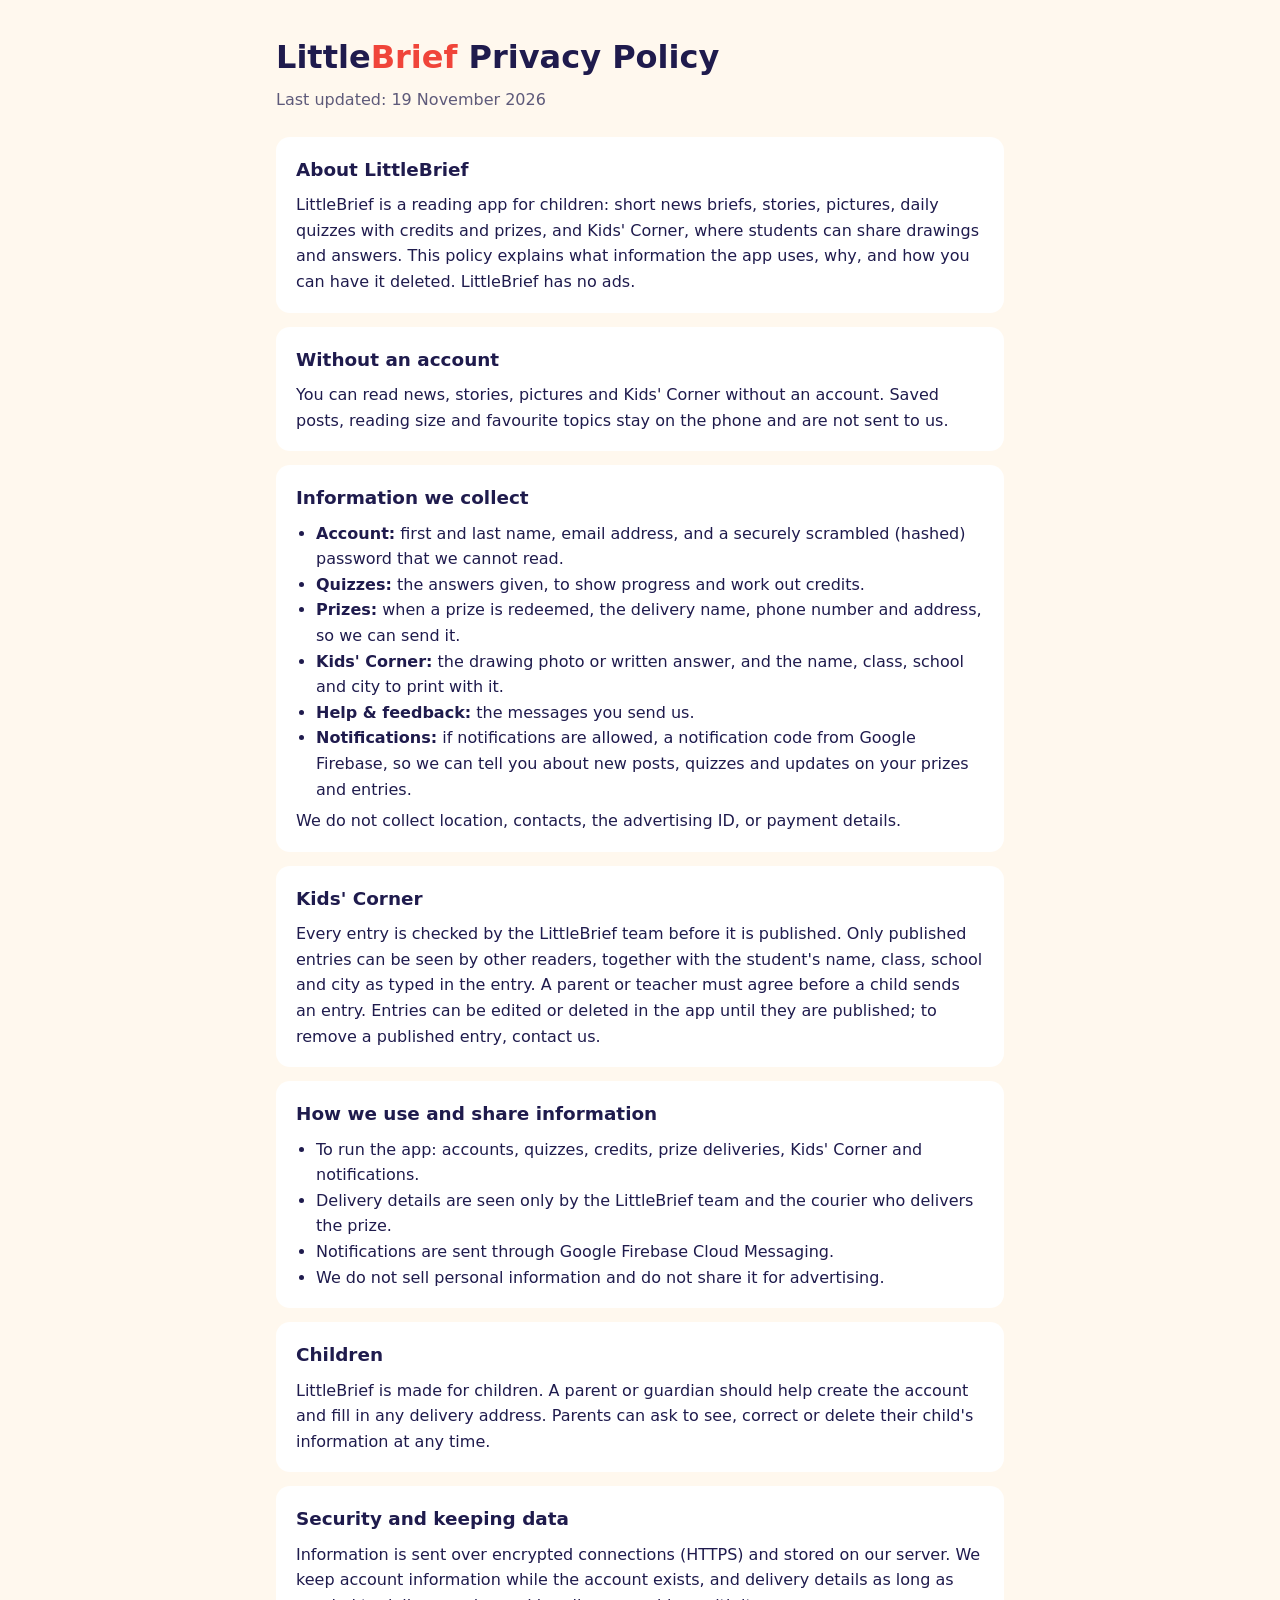
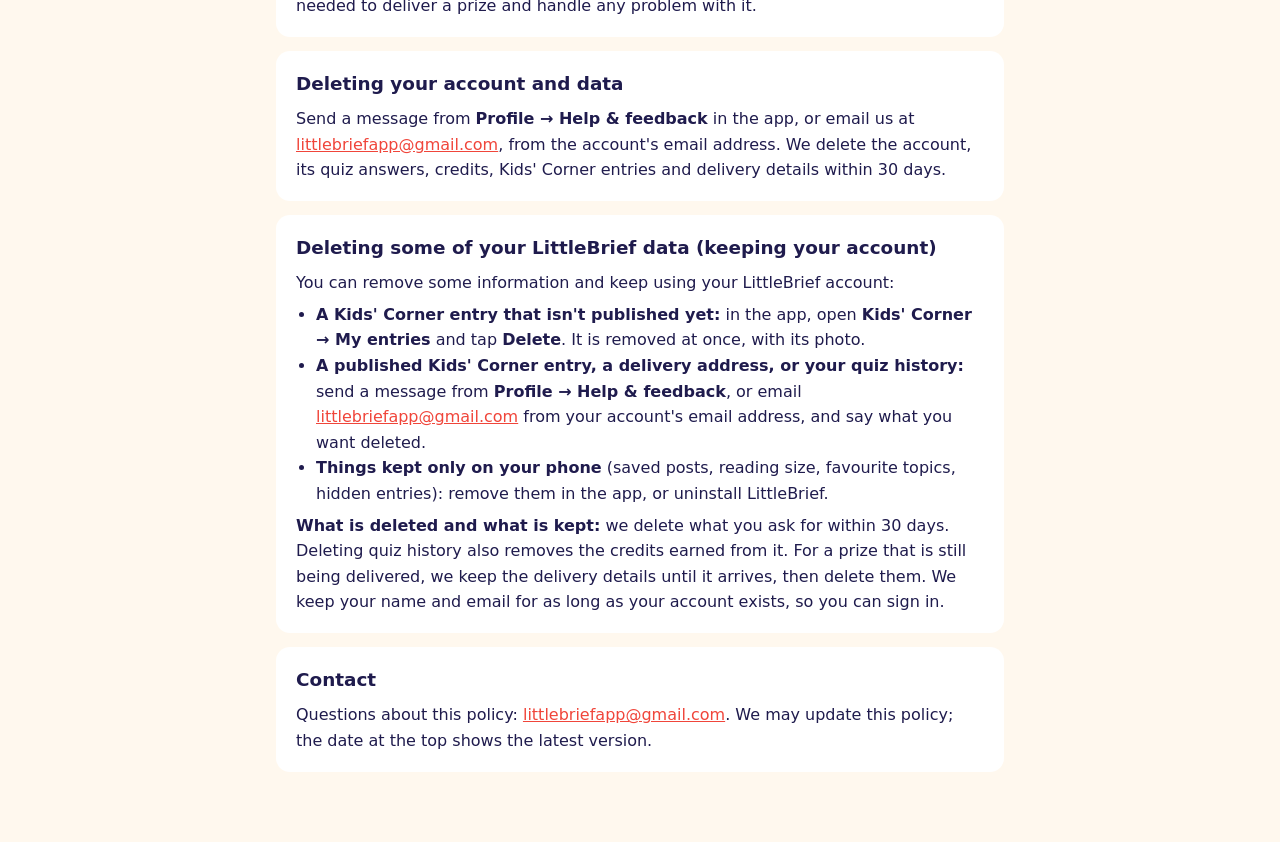
<file: littlebrief-privacy.html>
<!doctype html>
<html lang="en">
<head>
<meta charset="utf-8">
<meta name="viewport" content="width=device-width, initial-scale=1">
<title>LittleBrief Privacy Policy</title>
<style>
  :root { --ink: #1f1b4d; --muted: #5e5a7a; --accent: #f0453a; --bg: #fff8ee; --card: #ffffff; }
  @media (prefers-color-scheme: dark) { :root { --ink: #f1eee8; --muted: #b6b0c8; --bg: #17141f; --card: #221e2c; } }
  * { box-sizing: border-box; }
  body { margin: 0; background: var(--bg); color: var(--ink); font: 16px/1.6 system-ui, -apple-system, "Segoe UI", Roboto, sans-serif; }
  main { max-width: 760px; margin: 0 auto; padding: 32px 16px 56px; }
  h1 { font-size: 2rem; margin: 0 0 4px; }
  h1 span { color: var(--accent); }
  .updated { color: var(--muted); margin: 0 0 24px; }
  section { background: var(--card); border-radius: 14px; padding: 18px 20px; margin-bottom: 14px; }
  h2 { font-size: 1.15rem; margin: 0 0 8px; }
  ul { margin: 6px 0 0; padding-left: 20px; }
  p { margin: 6px 0 0; }
  a { color: var(--accent); }
</style>
<link rel="icon" href="/favicon.ico" sizes="any" />
<link rel="icon" href="/logo/sumit-logo-on-light.svg" type="image/svg+xml" />
</head>
<body>
<main>
  <h1>Little<span>Brief</span> Privacy Policy</h1>
  <p class="updated">Last updated: 19 November 2026</p>

  <section>
    <h2>About LittleBrief</h2>
    <p>LittleBrief is a reading app for children: short news briefs, stories, pictures, daily quizzes with
    credits and prizes, and Kids' Corner, where students can share drawings and answers. This policy explains
    what information the app uses, why, and how you can have it deleted. LittleBrief has no ads.</p>
  </section>

  <section>
    <h2>Without an account</h2>
    <p>You can read news, stories, pictures and Kids' Corner without an account. Saved posts, reading size and
    favourite topics stay on the phone and are not sent to us.</p>
  </section>

  <section>
    <h2>Information we collect</h2>
    <ul>
      <li><b>Account:</b> first and last name, email address, and a securely scrambled (hashed) password that we
      cannot read.</li>
      <li><b>Quizzes:</b> the answers given, to show progress and work out credits.</li>
      <li><b>Prizes:</b> when a prize is redeemed, the delivery name, phone number and address, so we can send it.</li>
      <li><b>Kids' Corner:</b> the drawing photo or written answer, and the name, class, school and city to print
      with it.</li>
      <li><b>Help &amp; feedback:</b> the messages you send us.</li>
      <li><b>Notifications:</b> if notifications are allowed, a notification code from Google Firebase, so we can
      tell you about new posts, quizzes and updates on your prizes and entries.</li>
    </ul>
    <p>We do not collect location, contacts, the advertising ID, or payment details.</p>
  </section>

  <section>
    <h2>Kids' Corner</h2>
    <p>Every entry is checked by the LittleBrief team before it is published. Only published entries can be seen
    by other readers, together with the student's name, class, school and city as typed in the entry. A parent or
    teacher must agree before a child sends an entry. Entries can be edited or deleted in the app until they are
    published; to remove a published entry, contact us.</p>
  </section>

  <section>
    <h2>How we use and share information</h2>
    <ul>
      <li>To run the app: accounts, quizzes, credits, prize deliveries, Kids' Corner and notifications.</li>
      <li>Delivery details are seen only by the LittleBrief team and the courier who delivers the prize.</li>
      <li>Notifications are sent through Google Firebase Cloud Messaging.</li>
      <li>We do not sell personal information and do not share it for advertising.</li>
    </ul>
  </section>

  <section>
    <h2>Children</h2>
    <p>LittleBrief is made for children. A parent or guardian should help create the account and fill in any
    delivery address. Parents can ask to see, correct or delete their child's information at any time.</p>
  </section>

  <section>
    <h2>Security and keeping data</h2>
    <p>Information is sent over encrypted connections (HTTPS) and stored on our server. We keep account
    information while the account exists, and delivery details as long as needed to deliver a prize and handle
    any problem with it.</p>
  </section>

  <section id="delete">
    <h2>Deleting your account and data</h2>
    <p>Send a message from <b>Profile → Help &amp; feedback</b> in the app, or email us at
    <a href="mailto:littlebriefapp@gmail.com">littlebriefapp@gmail.com</a>, from the account's email address. We
    delete the account, its quiz answers, credits, Kids' Corner entries and delivery details within 30 days.</p>
  </section>

  <section id="delete-data">
    <h2>Deleting some of your LittleBrief data (keeping your account)</h2>
    <p>You can remove some information and keep using your LittleBrief account:</p>
    <ul>
      <li><b>A Kids' Corner entry that isn't published yet:</b> in the app, open <b>Kids' Corner → My entries</b>
      and tap <b>Delete</b>. It is removed at once, with its photo.</li>
      <li><b>A published Kids' Corner entry, a delivery address, or your quiz history:</b> send a message from
      <b>Profile → Help &amp; feedback</b>, or email <a href="mailto:littlebriefapp@gmail.com">littlebriefapp@gmail.com</a>
      from your account's email address, and say what you want deleted.</li>
      <li><b>Things kept only on your phone</b> (saved posts, reading size, favourite topics, hidden entries):
      remove them in the app, or uninstall LittleBrief.</li>
    </ul>
    <p><b>What is deleted and what is kept:</b> we delete what you ask for within 30 days. Deleting quiz history also
    removes the credits earned from it. For a prize that is still being delivered, we keep the delivery details until
    it arrives, then delete them. We keep your name and email for as long as your account exists, so you can sign in.</p>
  </section>

  <section>
    <h2>Contact</h2>
    <p>Questions about this policy: <a href="mailto:littlebriefapp@gmail.com">littlebriefapp@gmail.com</a>.
    We may update this policy; the date at the top shows the latest version.</p>
  </section>
</main>
</body>
</html>
</file>
